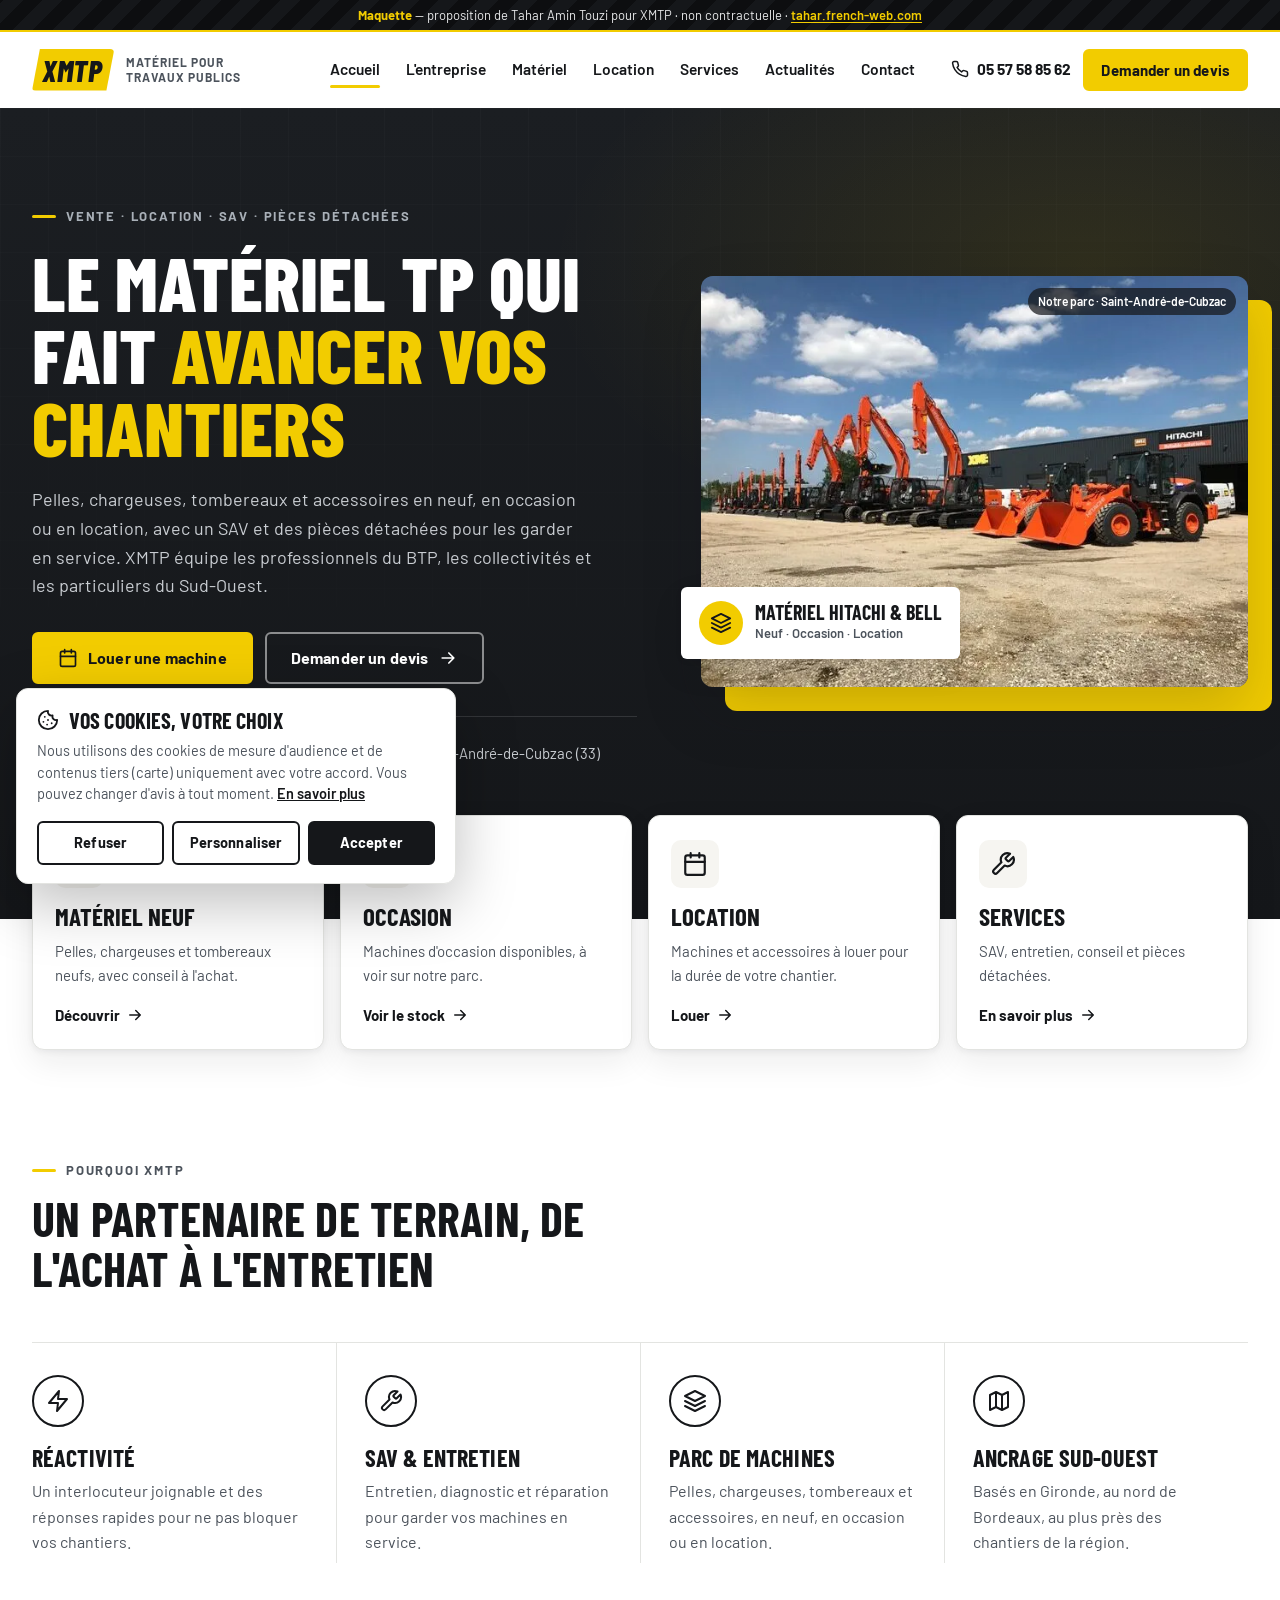
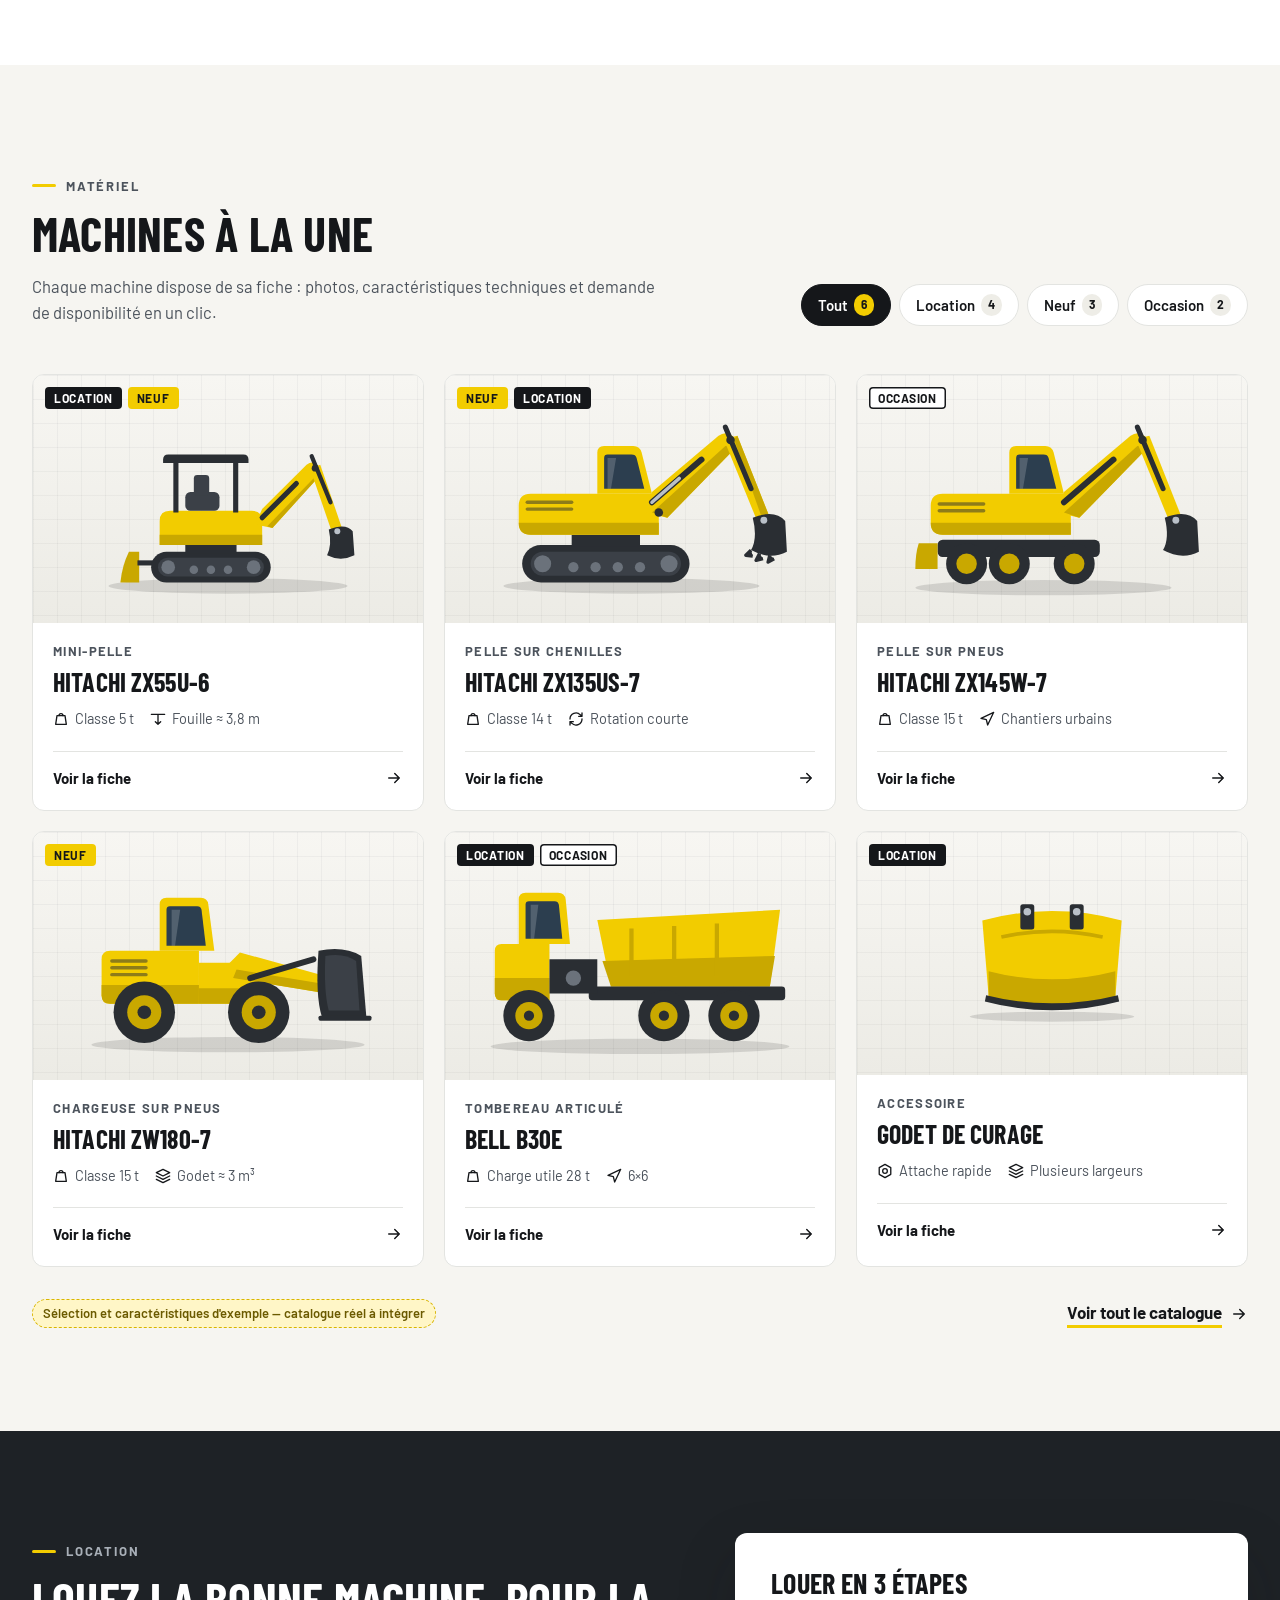
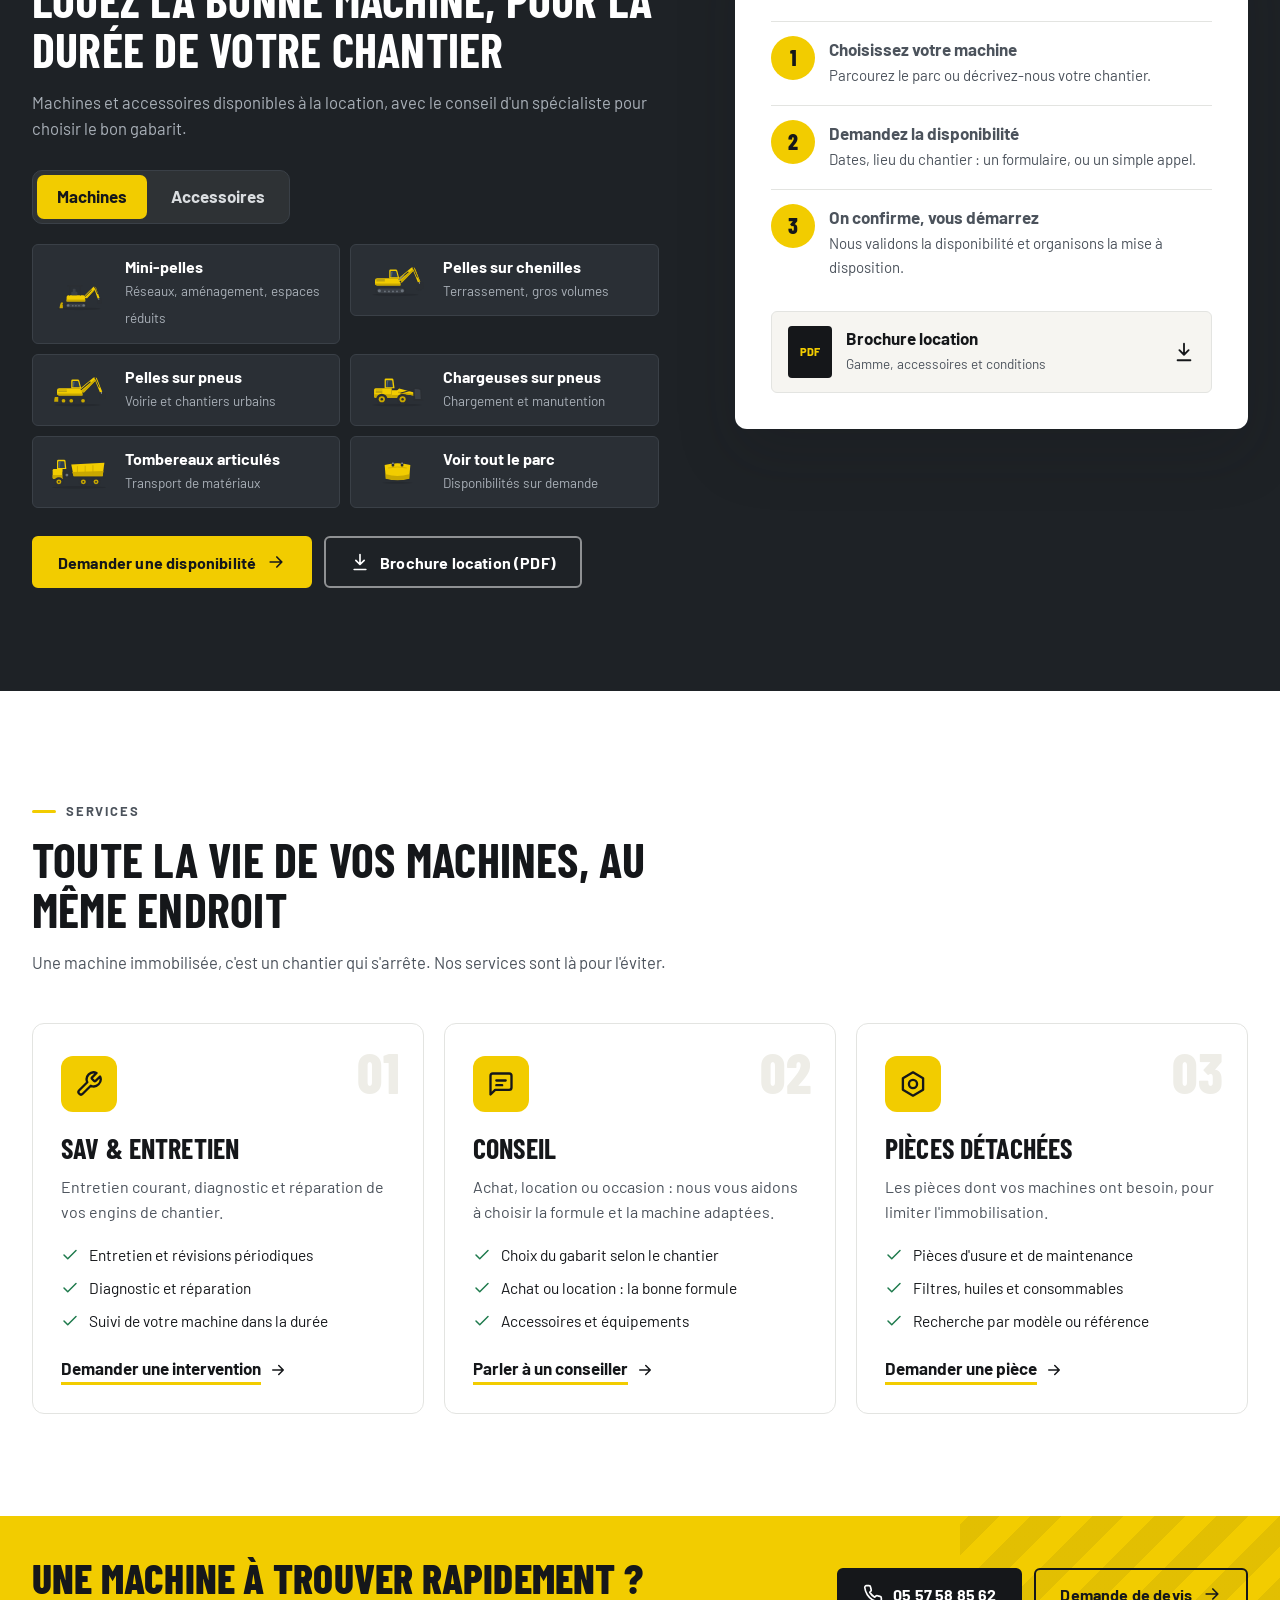
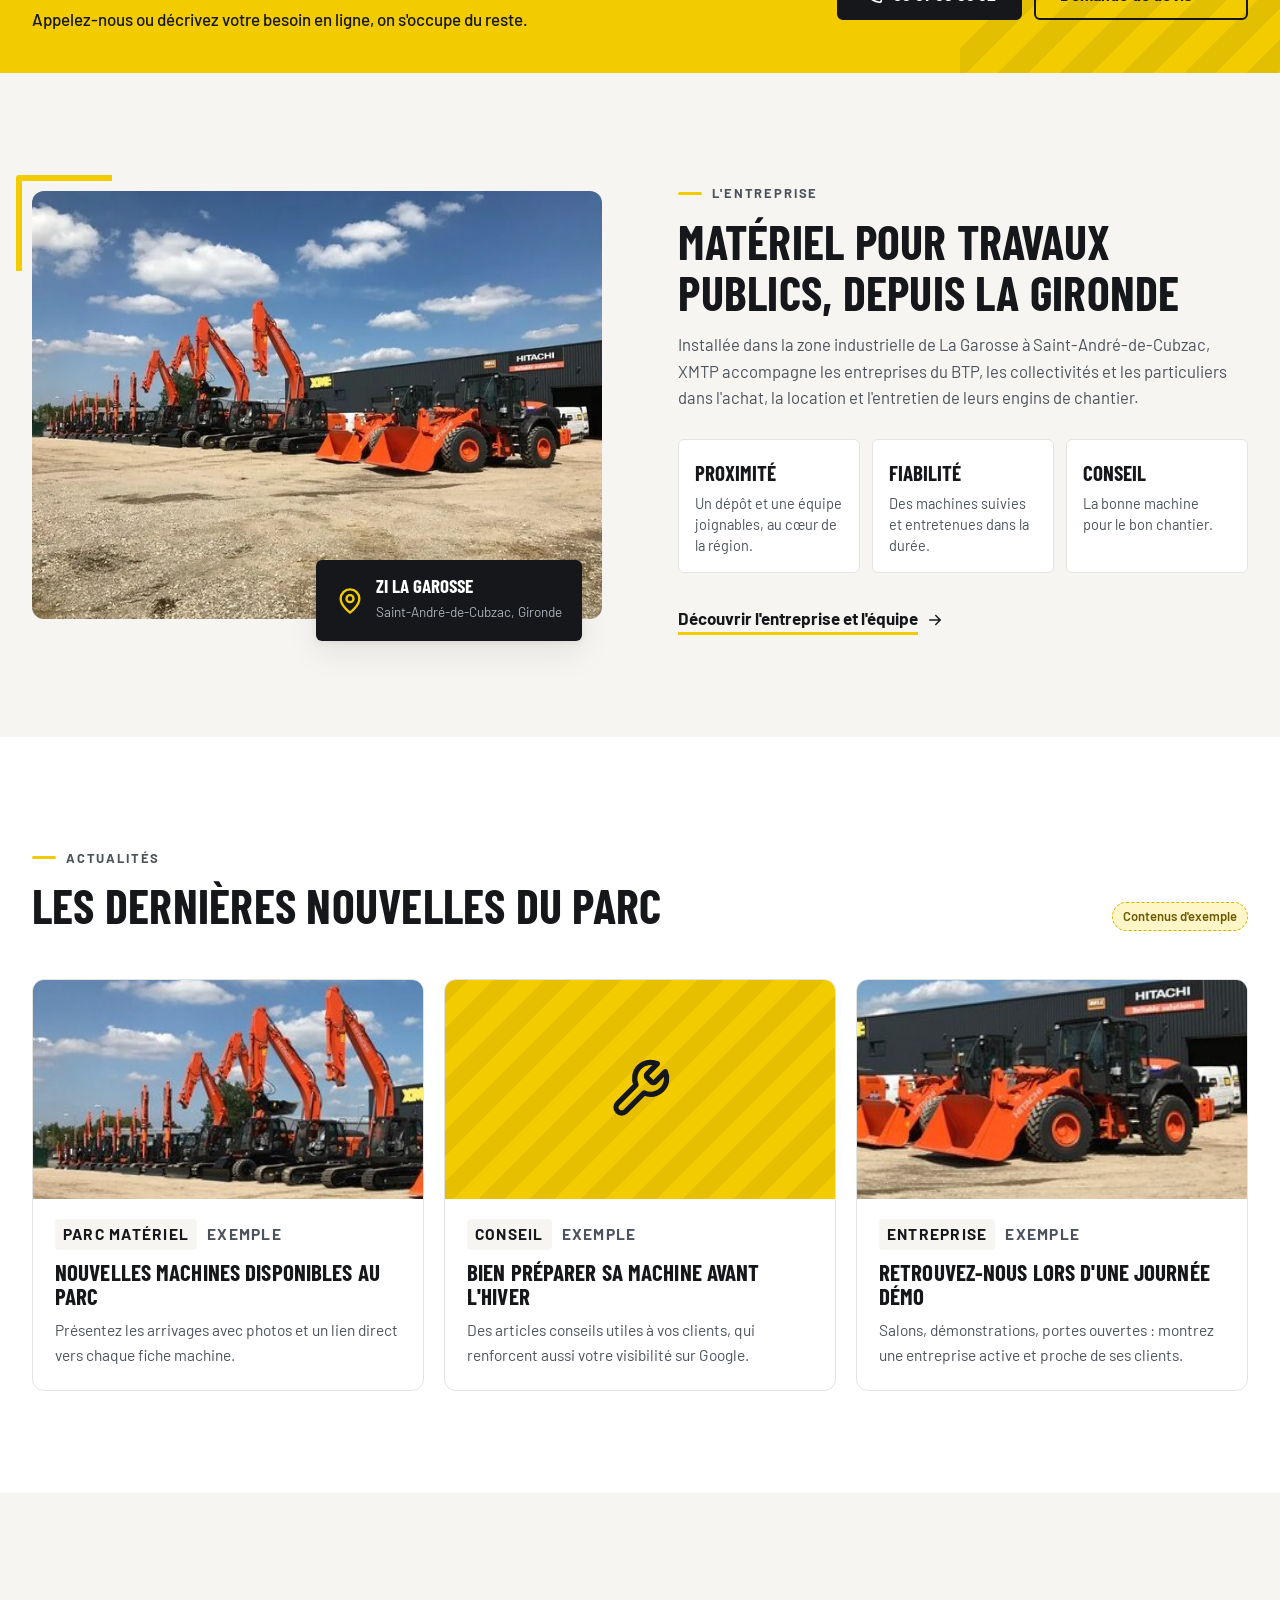
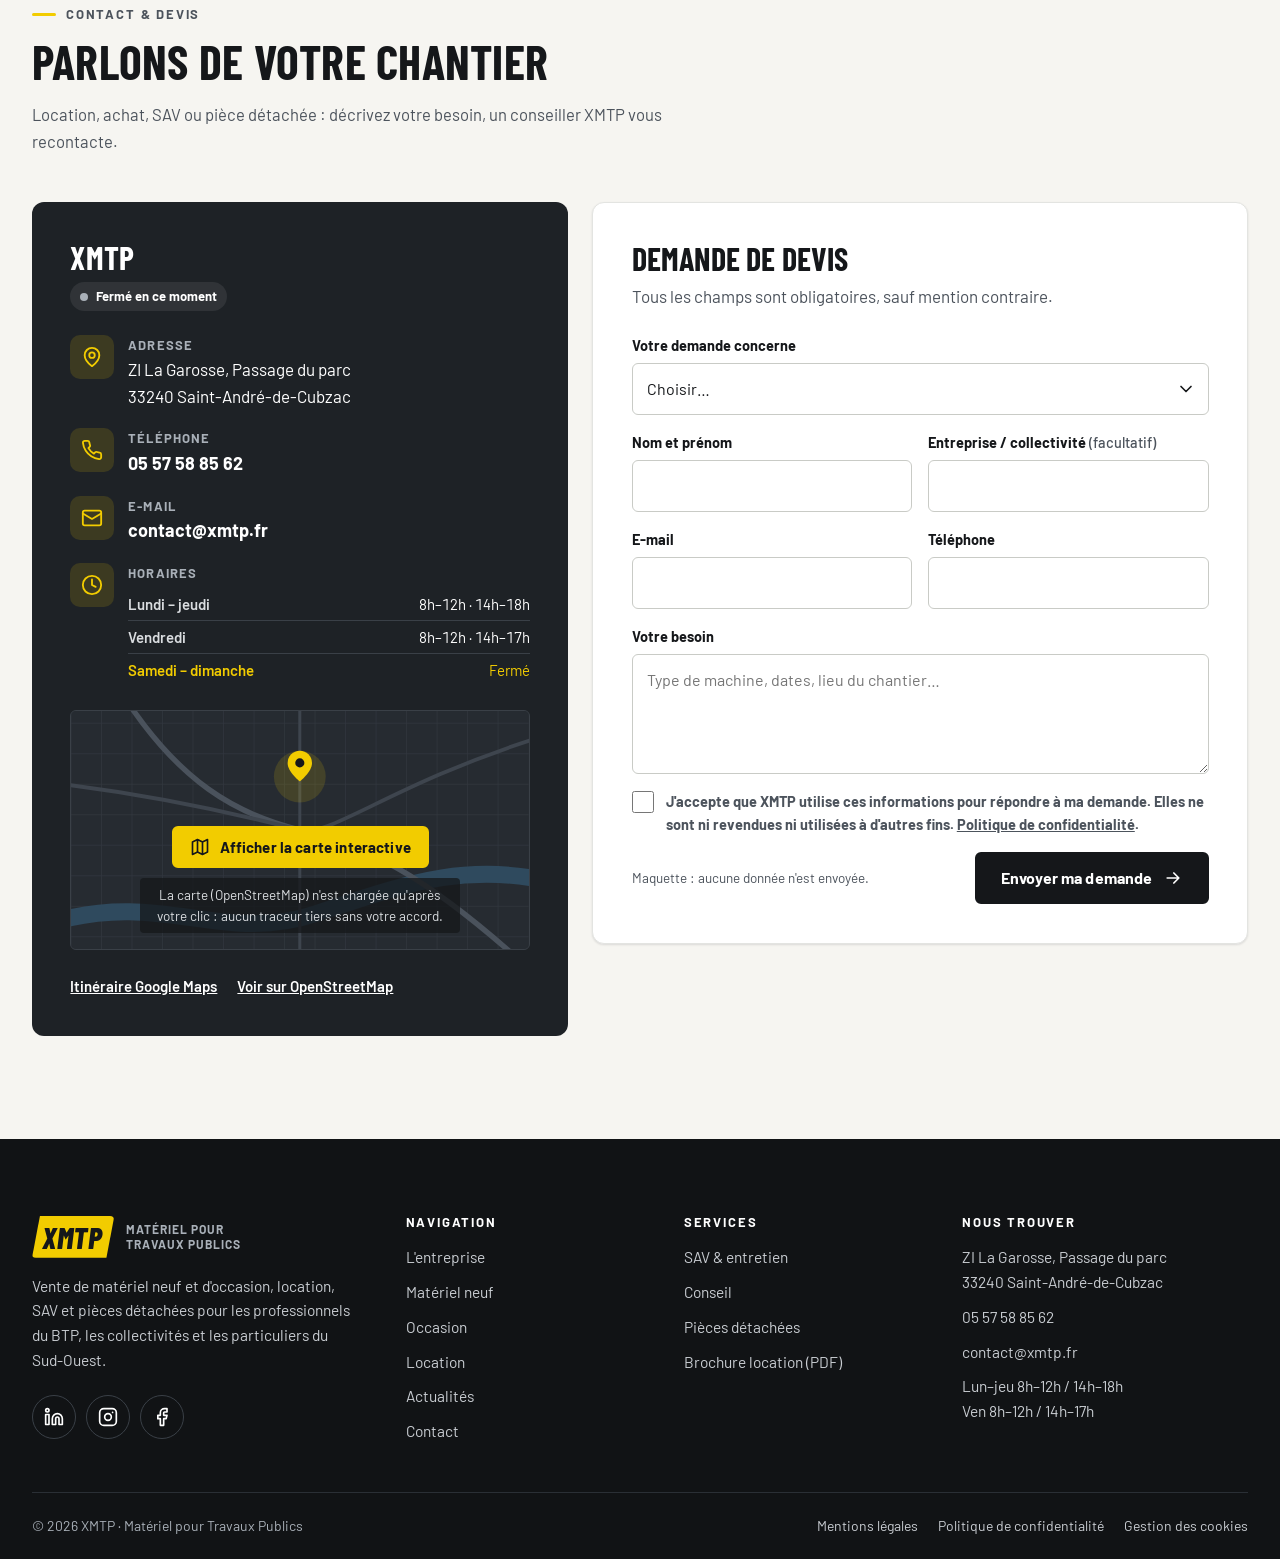
<file: index.html>
<!doctype html>
<html lang="fr">
<head>
<meta charset="utf-8">
<meta name="viewport" content="width=device-width, initial-scale=1">
<meta name="robots" content="noindex, nofollow">
<title>XMTP — Vente, location et SAV de matériel TP en Sud-Ouest | Maquette</title>
<meta name="description" content="Maquette de refonte du site XMTP : vente de matériel de travaux publics neuf et d'occasion, location de pelles, chargeuses et tombereaux, SAV et pièces détachées à Saint-André-de-Cubzac (Gironde).">
<meta name="theme-color" content="#15171A">
<link rel="icon" href="data:image/svg+xml,%3Csvg xmlns='http://www.w3.org/2000/svg' viewBox='0 0 32 32'%3E%3Crect width='32' height='32' rx='6' fill='%23F2CC00'/%3E%3Ctext x='16' y='22' font-family='Arial' font-weight='900' font-style='italic' font-size='14' text-anchor='middle' fill='%2315171A'%3EXM%3C/text%3E%3C/svg%3E">
<link rel="preconnect" href="https://fonts.googleapis.com">
<link rel="preconnect" href="https://fonts.gstatic.com" crossorigin>
<link rel="stylesheet" href="https://fonts.googleapis.com/css2?family=Barlow+Condensed:ital,wght@0,600;0,700;0,800;1,800&amp;family=Barlow:wght@400;500;600;700&amp;display=swap">
<link rel="stylesheet" href="assets/css/style.css?v=1">
</head>
<body>
<a class="skip-link" href="#contenu">Aller au contenu</a>
<svg xmlns="http://www.w3.org/2000/svg" style="display:none"><symbol id="i-phone" viewBox="0 0 24 24" fill="none" stroke="currentColor" stroke-width="2" stroke-linecap="round" stroke-linejoin="round"><path d="M22 16.92v3a2 2 0 0 1-2.18 2 19.79 19.79 0 0 1-8.63-3.07 19.5 19.5 0 0 1-6-6 19.79 19.79 0 0 1-3.07-8.67A2 2 0 0 1 4.11 2h3a2 2 0 0 1 2 1.72c.13.96.36 1.9.7 2.81a2 2 0 0 1-.45 2.11L8.09 9.91a16 16 0 0 0 6 6l1.27-1.27a2 2 0 0 1 2.11-.45c.91.34 1.85.57 2.81.7A2 2 0 0 1 22 16.92z"/></symbol><symbol id="i-mail" viewBox="0 0 24 24" fill="none" stroke="currentColor" stroke-width="2" stroke-linecap="round" stroke-linejoin="round"><rect x="2" y="4" width="20" height="16" rx="2"/><path d="m22 7-10 6L2 7"/></symbol><symbol id="i-pin" viewBox="0 0 24 24" fill="none" stroke="currentColor" stroke-width="2" stroke-linecap="round" stroke-linejoin="round"><path d="M20 10c0 6-8 12-8 12s-8-6-8-12a8 8 0 0 1 16 0Z"/><circle cx="12" cy="10" r="3"/></symbol><symbol id="i-clock" viewBox="0 0 24 24" fill="none" stroke="currentColor" stroke-width="2" stroke-linecap="round" stroke-linejoin="round"><circle cx="12" cy="12" r="10"/><path d="M12 6v6l4 2"/></symbol><symbol id="i-arrow" viewBox="0 0 24 24" fill="none" stroke="currentColor" stroke-width="2" stroke-linecap="round" stroke-linejoin="round"><path d="M5 12h14M13 6l6 6-6 6"/></symbol><symbol id="i-download" viewBox="0 0 24 24" fill="none" stroke="currentColor" stroke-width="2" stroke-linecap="round" stroke-linejoin="round"><path d="M12 3v12m0 0-5-5m5 5 5-5M5 21h14"/></symbol><symbol id="i-check" viewBox="0 0 24 24" fill="none" stroke="currentColor" stroke-width="2" stroke-linecap="round" stroke-linejoin="round"><path d="M20 6 9 17l-5-5"/></symbol><symbol id="i-menu" viewBox="0 0 24 24" fill="none" stroke="currentColor" stroke-width="2" stroke-linecap="round" stroke-linejoin="round"><path d="M4 6h16M4 12h16M4 18h16"/></symbol><symbol id="i-x" viewBox="0 0 24 24" fill="none" stroke="currentColor" stroke-width="2" stroke-linecap="round" stroke-linejoin="round"><path d="M18 6 6 18M6 6l12 12"/></symbol><symbol id="i-bolt" viewBox="0 0 24 24" fill="none" stroke="currentColor" stroke-width="2" stroke-linecap="round" stroke-linejoin="round"><path d="M13 2 3 14h9l-1 8 10-12h-9l1-8z"/></symbol><symbol id="i-wrench" viewBox="0 0 24 24" fill="none" stroke="currentColor" stroke-width="2" stroke-linecap="round" stroke-linejoin="round"><path d="M14.7 6.3a1 1 0 0 0 0 1.4l1.6 1.6a1 1 0 0 0 1.4 0l3.77-3.77a6 6 0 0 1-7.94 7.94l-6.91 6.91a2.12 2.12 0 0 1-3-3l6.91-6.91a6 6 0 0 1 7.94-7.94l-3.76 3.76z"/></symbol><symbol id="i-nut" viewBox="0 0 24 24" fill="none" stroke="currentColor" stroke-width="2" stroke-linecap="round" stroke-linejoin="round"><path d="M12 2l8.66 5v10L12 22l-8.66-5V7z"/><circle cx="12" cy="12" r="3.5"/></symbol><symbol id="i-chat" viewBox="0 0 24 24" fill="none" stroke="currentColor" stroke-width="2" stroke-linecap="round" stroke-linejoin="round"><path d="M21 15a2 2 0 0 1-2 2H7l-4 4V5a2 2 0 0 1 2-2h14a2 2 0 0 1 2 2z"/><path d="M8 9h8M8 13h5"/></symbol><symbol id="i-map" viewBox="0 0 24 24" fill="none" stroke="currentColor" stroke-width="2" stroke-linecap="round" stroke-linejoin="round"><path d="M9 3 3 6v15l6-3 6 3 6-3V3l-6 3-6-3zM9 3v15M15 6v15"/></symbol><symbol id="i-layers" viewBox="0 0 24 24" fill="none" stroke="currentColor" stroke-width="2" stroke-linecap="round" stroke-linejoin="round"><path d="m12 2 10 5-10 5L2 7l10-5zM2 17l10 5 10-5M2 12l10 5 10-5"/></symbol><symbol id="i-tag" viewBox="0 0 24 24" fill="none" stroke="currentColor" stroke-width="2" stroke-linecap="round" stroke-linejoin="round"><path d="M20.59 13.41 13.42 20.58a2 2 0 0 1-2.83 0L2 12V2h10l8.59 8.59a2 2 0 0 1 0 2.82zM7 7h.01"/></symbol><symbol id="i-cycle" viewBox="0 0 24 24" fill="none" stroke="currentColor" stroke-width="2" stroke-linecap="round" stroke-linejoin="round"><path d="M21 12a9 9 0 0 1-15.5 6.2L3 16M3 12a9 9 0 0 1 15.5-6.2L21 8M21 3v5h-5M3 21v-5h5"/></symbol><symbol id="i-calendar" viewBox="0 0 24 24" fill="none" stroke="currentColor" stroke-width="2" stroke-linecap="round" stroke-linejoin="round"><rect x="3" y="4" width="18" height="18" rx="2"/><path d="M16 2v4M8 2v4M3 10h18"/></symbol><symbol id="i-shield" viewBox="0 0 24 24" fill="none" stroke="currentColor" stroke-width="2" stroke-linecap="round" stroke-linejoin="round"><path d="M12 22s8-4 8-10V5l-8-3-8 3v7c0 6 8 10 8 10z"/><path d="m9 12 2 2 4-4"/></symbol><symbol id="i-cookie" viewBox="0 0 24 24" fill="none" stroke="currentColor" stroke-width="2" stroke-linecap="round" stroke-linejoin="round"><path d="M12 2a10 10 0 1 0 10 10 4 4 0 0 1-5-5 4 4 0 0 1-5-5"/><path d="M8.5 8.5h.01M16 15.5h.01M12 12h.01M11 17h.01M7 14h.01"/></symbol><symbol id="i-weight" viewBox="0 0 24 24" fill="none" stroke="currentColor" stroke-width="2" stroke-linecap="round" stroke-linejoin="round"><path d="M6 7h12l2 13H4L6 7z"/><path d="M9 7a3 3 0 0 1 6 0"/></symbol><symbol id="i-gauge" viewBox="0 0 24 24" fill="none" stroke="currentColor" stroke-width="2" stroke-linecap="round" stroke-linejoin="round"><path d="m12 14 4-4"/><path d="M3.34 19a10 10 0 1 1 17.32 0"/></symbol><symbol id="i-depth" viewBox="0 0 24 24" fill="none" stroke="currentColor" stroke-width="2" stroke-linecap="round" stroke-linejoin="round"><path d="M2 5h20M12 5v15m-4-4 4 4 4-4"/></symbol><symbol id="i-camera" viewBox="0 0 24 24" fill="none" stroke="currentColor" stroke-width="2" stroke-linecap="round" stroke-linejoin="round"><path d="M23 19a2 2 0 0 1-2 2H3a2 2 0 0 1-2-2V8a2 2 0 0 1 2-2h4l2-3h6l2 3h4a2 2 0 0 1 2 2z"/><circle cx="12" cy="13" r="4"/></symbol><symbol id="i-route" viewBox="0 0 24 24" fill="none" stroke="currentColor" stroke-width="2" stroke-linecap="round" stroke-linejoin="round"><path d="M3 11l19-9-9 19-2-8-8-2z"/></symbol><symbol id="i-users" viewBox="0 0 24 24" fill="none" stroke="currentColor" stroke-width="2" stroke-linecap="round" stroke-linejoin="round"><path d="M17 21v-2a4 4 0 0 0-4-4H5a4 4 0 0 0-4 4v2"/><circle cx="9" cy="7" r="4"/><path d="M23 21v-2a4 4 0 0 0-3-3.87M16 3.13a4 4 0 0 1 0 7.75"/></symbol><symbol id="i-doc" viewBox="0 0 24 24" fill="none" stroke="currentColor" stroke-width="2" stroke-linecap="round" stroke-linejoin="round"><path d="M14 2H6a2 2 0 0 0-2 2v16a2 2 0 0 0 2 2h12a2 2 0 0 0 2-2V8z"/><path d="M14 2v6h6M8 13h8M8 17h5"/></symbol><symbol id="i-linkedin" viewBox="0 0 24 24" fill="none" stroke="currentColor" stroke-width="2" stroke-linecap="round" stroke-linejoin="round"><path d="M16 8a6 6 0 0 1 6 6v7h-4v-7a2 2 0 0 0-4 0v7h-4v-7a6 6 0 0 1 6-6z"/><rect x="2" y="9" width="4" height="12"/><circle cx="4" cy="4" r="2"/></symbol><symbol id="i-instagram" viewBox="0 0 24 24" fill="none" stroke="currentColor" stroke-width="2" stroke-linecap="round" stroke-linejoin="round"><rect x="2" y="2" width="20" height="20" rx="5"/><circle cx="12" cy="12" r="4"/><path d="M17.5 6.5h.01"/></symbol><symbol id="i-facebook" viewBox="0 0 24 24" fill="none" stroke="currentColor" stroke-width="2" stroke-linecap="round" stroke-linejoin="round"><path d="M18 2h-3a5 5 0 0 0-5 5v3H7v4h3v8h4v-8h3l1-4h-4V7a1 1 0 0 1 1-1h3z"/></symbol></svg>
<div class="mock-banner" role="note"><span><strong>Maquette</strong> — proposition de Tahar Amin Touzi pour XMTP · non contractuelle · <a href="https://tahar.french-web.com" target="_blank" rel="noopener">tahar.french-web.com</a></span></div>
<header class="site-header">
  <div class="container site-header__inner">
    <a class="brand" href="index.html" aria-label="XMTP — accueil">
      <span class="brand__mark">XMTP</span>
      <span class="brand__text">Matériel pour<br>Travaux Publics</span>
    </a>
    <button class="nav-toggle" type="button" aria-expanded="false" aria-controls="nav">
      <svg class="icon-menu" aria-hidden="true" focusable="false"><use href="#i-menu"/></svg><svg class="icon-close" aria-hidden="true" focusable="false"><use href="#i-x"/></svg><span class="nav-toggle__label">Menu</span>
    </button>
    <nav class="nav" id="nav" aria-label="Navigation principale">
      <ul class="nav__list"><li><a class="nav__link" href="#top" aria-current="page">Accueil</a></li><li><a class="nav__link" href="#entreprise">L'entreprise</a></li><li><a class="nav__link" href="#materiel">Matériel</a></li><li><a class="nav__link" href="#location">Location</a></li><li><a class="nav__link" href="#services">Services</a></li><li><a class="nav__link" href="#actualites">Actualités</a></li><li><a class="nav__link" href="#contact">Contact</a></li></ul>
      <div class="nav__cta mobile-only">
        <a class="btn" href="#contact">Demander un devis <svg aria-hidden="true" focusable="false"><use href="#i-arrow"/></svg></a>
        <a class="btn btn--outline" href="tel:+33557588562"><svg aria-hidden="true" focusable="false"><use href="#i-phone"/></svg> 05&nbsp;57&nbsp;58&nbsp;85&nbsp;62</a>
      </div>
    </nav>
    <div class="header-actions">
      <a class="header-phone" href="tel:+33557588562" aria-label="Appeler XMTP au 05&nbsp;57&nbsp;58&nbsp;85&nbsp;62"><svg aria-hidden="true" focusable="false"><use href="#i-phone"/></svg><span>05&nbsp;57&nbsp;58&nbsp;85&nbsp;62</span></a>
      <a class="btn btn--sm" href="#contact">Demander un devis</a>
    </div>
  </div>
</header>

<main id="contenu">
<!-- HERO -->
<section class="hero" id="top" aria-labelledby="hero-title">
  <div class="container hero__grid">
    <div>
      <p class="eyebrow">Vente · Location · SAV · Pièces détachées</p>
      <h1 class="hero__title" id="hero-title">Le matériel TP qui fait <em>avancer vos chantiers</em></h1>
      <p class="hero__text">Pelles, chargeuses, tombereaux et accessoires en neuf, en occasion ou en location, avec un SAV et des pièces détachées pour les garder en service. XMTP équipe les professionnels du BTP, les collectivités et les particuliers du Sud-Ouest.</p>
      <div class="hero__ctas">
        <a class="btn" href="#location"><svg aria-hidden="true" focusable="false"><use href="#i-calendar"/></svg> Louer une machine</a>
        <a class="btn btn--ghost-light" href="#contact">Demander un devis <svg aria-hidden="true" focusable="false"><use href="#i-arrow"/></svg></a>
      </div>
      <div class="hero__meta">
        <span class="hero__meta-item"><svg aria-hidden="true" focusable="false"><use href="#i-phone"/></svg><a href="tel:+33557588562">05&nbsp;57&nbsp;58&nbsp;85&nbsp;62</a></span>
        <span class="hero__meta-item"><svg aria-hidden="true" focusable="false"><use href="#i-clock"/></svg>Lun–ven · 8h–12h / 14h–18h</span>
        <span class="hero__meta-item"><svg aria-hidden="true" focusable="false"><use href="#i-pin"/></svg>Saint-André-de-Cubzac (33)</span>
      </div>
    </div>
    <div class="hero__media">
      <div class="hero__photo">
        <picture>
          <source srcset="assets/img/parc-xmtp.webp" type="image/webp">
          <img src="assets/img/parc-xmtp.jpg" alt="Le parc XMTP : alignement de pelles sur chenilles et de chargeuses sur pneus Hitachi devant le bâtiment de l'entreprise" width="640" height="480" fetchpriority="high">
        </picture>
        <span class="hero__caption">Notre parc · Saint-André-de-Cubzac</span>
      </div>
      <div class="hero__badge">
        <span class="hero__badge-icon"><svg aria-hidden="true" focusable="false"><use href="#i-layers"/></svg></span>
        <span><strong>Matériel Hitachi &amp; Bell</strong><small>Neuf · Occasion · Location</small></span>
      </div>
    </div>
  </div>
</section>

<!-- ACCÈS RAPIDES -->
<nav class="quick" aria-label="Accès rapides">
  <div class="container quick__grid">
    <a class="quick-card" href="#materiel" data-set-filter="neuf">
      <span class="quick-card__icon"><svg aria-hidden="true" focusable="false"><use href="#i-tag"/></svg></span>
      <span class="quick-card__title">Matériel neuf</span>
      <span class="quick-card__text">Pelles, chargeuses et tombereaux neufs, avec conseil à l'achat.</span>
      <span class="quick-card__go">Découvrir <svg aria-hidden="true" focusable="false"><use href="#i-arrow"/></svg></span>
    </a>
    <a class="quick-card" href="#materiel" data-set-filter="occasion">
      <span class="quick-card__icon"><svg aria-hidden="true" focusable="false"><use href="#i-cycle"/></svg></span>
      <span class="quick-card__title">Occasion</span>
      <span class="quick-card__text">Machines d'occasion disponibles, à voir sur notre parc.</span>
      <span class="quick-card__go">Voir le stock <svg aria-hidden="true" focusable="false"><use href="#i-arrow"/></svg></span>
    </a>
    <a class="quick-card" href="#location">
      <span class="quick-card__icon"><svg aria-hidden="true" focusable="false"><use href="#i-calendar"/></svg></span>
      <span class="quick-card__title">Location</span>
      <span class="quick-card__text">Machines et accessoires à louer pour la durée de votre chantier.</span>
      <span class="quick-card__go">Louer <svg aria-hidden="true" focusable="false"><use href="#i-arrow"/></svg></span>
    </a>
    <a class="quick-card" href="#services">
      <span class="quick-card__icon"><svg aria-hidden="true" focusable="false"><use href="#i-wrench"/></svg></span>
      <span class="quick-card__title">Services</span>
      <span class="quick-card__text">SAV, entretien, conseil et pièces détachées.</span>
      <span class="quick-card__go">En savoir plus <svg aria-hidden="true" focusable="false"><use href="#i-arrow"/></svg></span>
    </a>
  </div>
</nav>

<!-- ATOUTS -->
<section class="section" aria-labelledby="atouts-title">
  <div class="container">
    <div class="section-head">
      <div class="section-head__text">
        <p class="eyebrow">Pourquoi XMTP</p>
        <h2 class="h2" id="atouts-title">Un partenaire de terrain, de l'achat à l'entretien</h2>
      </div>
    </div>
    <div class="strengths">
      <div class="strength"><span class="strength__icon"><svg aria-hidden="true" focusable="false"><use href="#i-bolt"/></svg></span><h3>Réactivité</h3><p>Un interlocuteur joignable et des réponses rapides pour ne pas bloquer vos chantiers.</p></div>
      <div class="strength"><span class="strength__icon"><svg aria-hidden="true" focusable="false"><use href="#i-wrench"/></svg></span><h3>SAV &amp; entretien</h3><p>Entretien, diagnostic et réparation pour garder vos machines en service.</p></div>
      <div class="strength"><span class="strength__icon"><svg aria-hidden="true" focusable="false"><use href="#i-layers"/></svg></span><h3>Parc de machines</h3><p>Pelles, chargeuses, tombereaux et accessoires, en neuf, en occasion ou en location.</p></div>
      <div class="strength"><span class="strength__icon"><svg aria-hidden="true" focusable="false"><use href="#i-map"/></svg></span><h3>Ancrage Sud-Ouest</h3><p>Basés en Gironde, au nord de Bordeaux, au plus près des chantiers de la région.</p></div>
    </div>
  </div>
</section>

<!-- MATÉRIEL -->
<section class="section section--soft" id="materiel" aria-labelledby="materiel-title">
  <div class="container">
    <div class="section-head">
      <div class="section-head__text">
        <p class="eyebrow">Matériel</p>
        <h2 class="h2" id="materiel-title">Machines à la une</h2>
        <p class="lead">Chaque machine dispose de sa fiche : photos, caractéristiques techniques et demande de disponibilité en un clic.</p>
      </div>
      <div class="filters" role="group" aria-label="Filtrer les machines">
        <button class="chip" type="button" data-filter="tout" aria-pressed="true">Tout <span class="chip__count"></span></button>
        <button class="chip" type="button" data-filter="location" aria-pressed="false">Location <span class="chip__count"></span></button>
        <button class="chip" type="button" data-filter="neuf" aria-pressed="false">Neuf <span class="chip__count"></span></button>
        <button class="chip" type="button" data-filter="occasion" aria-pressed="false">Occasion <span class="chip__count"></span></button>
      </div>
    </div>
    <div class="machines machines--scroll">
<article class="machine-card" data-tags="location neuf">
  <div class="machine-card__media"><img src="assets/img/machines/mini-pelle.svg" alt="" width="400" height="260" loading="lazy"><div class="machine-card__badges"><span class="badge badge--rent">Location</span><span class="badge badge--new">Neuf</span></div></div>
  <div class="machine-card__body">
    <p class="machine-card__cat">Mini-pelle</p>
    <h3 class="machine-card__name"><a href="machine.html">Hitachi ZX55U-6</a></h3>
    <ul class="machine-card__specs"><li><svg aria-hidden="true" focusable="false"><use href="#i-weight"/></svg>Classe 5 t</li><li><svg aria-hidden="true" focusable="false"><use href="#i-depth"/></svg>Fouille ≈ 3,8 m</li></ul>
    <div class="machine-card__foot"><span>Voir la fiche</span><svg aria-hidden="true" focusable="false"><use href="#i-arrow"/></svg></div>
  </div>
</article>
<article class="machine-card" data-tags="neuf location">
  <div class="machine-card__media"><img src="assets/img/machines/pelle.svg" alt="" width="400" height="260" loading="lazy"><div class="machine-card__badges"><span class="badge badge--new">Neuf</span><span class="badge badge--rent">Location</span></div></div>
  <div class="machine-card__body">
    <p class="machine-card__cat">Pelle sur chenilles</p>
    <h3 class="machine-card__name"><a href="machine.html">Hitachi ZX135US-7</a></h3>
    <ul class="machine-card__specs"><li><svg aria-hidden="true" focusable="false"><use href="#i-weight"/></svg>Classe 14 t</li><li><svg aria-hidden="true" focusable="false"><use href="#i-cycle"/></svg>Rotation courte</li></ul>
    <div class="machine-card__foot"><span>Voir la fiche</span><svg aria-hidden="true" focusable="false"><use href="#i-arrow"/></svg></div>
  </div>
</article>
<article class="machine-card" data-tags="occasion">
  <div class="machine-card__media"><img src="assets/img/machines/pelle-pneus.svg" alt="" width="400" height="260" loading="lazy"><div class="machine-card__badges"><span class="badge badge--used">Occasion</span></div></div>
  <div class="machine-card__body">
    <p class="machine-card__cat">Pelle sur pneus</p>
    <h3 class="machine-card__name"><a href="machine.html">Hitachi ZX145W-7</a></h3>
    <ul class="machine-card__specs"><li><svg aria-hidden="true" focusable="false"><use href="#i-weight"/></svg>Classe 15 t</li><li><svg aria-hidden="true" focusable="false"><use href="#i-route"/></svg>Chantiers urbains</li></ul>
    <div class="machine-card__foot"><span>Voir la fiche</span><svg aria-hidden="true" focusable="false"><use href="#i-arrow"/></svg></div>
  </div>
</article>
<article class="machine-card" data-tags="neuf">
  <div class="machine-card__media"><img src="assets/img/machines/chargeuse.svg" alt="" width="400" height="260" loading="lazy"><div class="machine-card__badges"><span class="badge badge--new">Neuf</span></div></div>
  <div class="machine-card__body">
    <p class="machine-card__cat">Chargeuse sur pneus</p>
    <h3 class="machine-card__name"><a href="machine.html">Hitachi ZW180-7</a></h3>
    <ul class="machine-card__specs"><li><svg aria-hidden="true" focusable="false"><use href="#i-weight"/></svg>Classe 15 t</li><li><svg aria-hidden="true" focusable="false"><use href="#i-layers"/></svg>Godet ≈ 3 m³</li></ul>
    <div class="machine-card__foot"><span>Voir la fiche</span><svg aria-hidden="true" focusable="false"><use href="#i-arrow"/></svg></div>
  </div>
</article>
<article class="machine-card" data-tags="location occasion">
  <div class="machine-card__media"><img src="assets/img/machines/tombereau.svg" alt="" width="400" height="260" loading="lazy"><div class="machine-card__badges"><span class="badge badge--rent">Location</span><span class="badge badge--used">Occasion</span></div></div>
  <div class="machine-card__body">
    <p class="machine-card__cat">Tombereau articulé</p>
    <h3 class="machine-card__name"><a href="machine.html">Bell B30E</a></h3>
    <ul class="machine-card__specs"><li><svg aria-hidden="true" focusable="false"><use href="#i-weight"/></svg>Charge utile 28 t</li><li><svg aria-hidden="true" focusable="false"><use href="#i-route"/></svg>6×6</li></ul>
    <div class="machine-card__foot"><span>Voir la fiche</span><svg aria-hidden="true" focusable="false"><use href="#i-arrow"/></svg></div>
  </div>
</article>
<article class="machine-card" data-tags="location">
  <div class="machine-card__media"><img src="assets/img/machines/godet.svg" alt="" width="400" height="260" loading="lazy"><div class="machine-card__badges"><span class="badge badge--rent">Location</span></div></div>
  <div class="machine-card__body">
    <p class="machine-card__cat">Accessoire</p>
    <h3 class="machine-card__name"><a href="machine.html">Godet de curage</a></h3>
    <ul class="machine-card__specs"><li><svg aria-hidden="true" focusable="false"><use href="#i-nut"/></svg>Attache rapide</li><li><svg aria-hidden="true" focusable="false"><use href="#i-layers"/></svg>Plusieurs largeurs</li></ul>
    <div class="machine-card__foot"><span>Voir la fiche</span><svg aria-hidden="true" focusable="false"><use href="#i-arrow"/></svg></div>
  </div>
</article>
    </div>
    <div class="machines-foot">
      <span class="example-note">Sélection et caractéristiques d'exemple — catalogue réel à intégrer</span>
      <a class="link-arrow" href="#" data-soon="Le catalogue complet (environ 30 machines) sera intégré au site final."><span>Voir tout le catalogue</span><svg aria-hidden="true" focusable="false"><use href="#i-arrow"/></svg></a>
    </div>
  </div>
</section>

<!-- LOCATION -->
<section class="section section--dark" id="location" aria-labelledby="location-title">
  <div class="container rent">
    <div>
      <p class="eyebrow">Location</p>
      <h2 class="h2" id="location-title">Louez la bonne machine, pour la durée de votre chantier</h2>
      <p class="lead">Machines et accessoires disponibles à la location, avec le conseil d'un spécialiste pour choisir le bon gabarit.</p>
      <div class="tabs">
        <div class="tabs__list" role="tablist" aria-label="Catalogue location">
          <button class="tabs__tab" role="tab" id="tab-machines" aria-controls="panel-machines" aria-selected="true">Machines</button>
          <button class="tabs__tab" role="tab" id="tab-accessoires" aria-controls="panel-accessoires" aria-selected="false" tabindex="-1">Accessoires</button>
        </div>
        <div class="tabs__panel" role="tabpanel" id="panel-machines" aria-labelledby="tab-machines"><ul class="rent-list"><li><a class="rent-item" href="machine.html"><img src="assets/img/machines/mini-pelle.svg" alt="" width="64" height="40" loading="lazy"><span><strong>Mini-pelles</strong><small>Réseaux, aménagement, espaces réduits</small></span></a></li><li><a class="rent-item" href="machine.html"><img src="assets/img/machines/pelle.svg" alt="" width="64" height="40" loading="lazy"><span><strong>Pelles sur chenilles</strong><small>Terrassement, gros volumes</small></span></a></li><li><a class="rent-item" href="machine.html"><img src="assets/img/machines/pelle-pneus.svg" alt="" width="64" height="40" loading="lazy"><span><strong>Pelles sur pneus</strong><small>Voirie et chantiers urbains</small></span></a></li><li><a class="rent-item" href="machine.html"><img src="assets/img/machines/chargeuse.svg" alt="" width="64" height="40" loading="lazy"><span><strong>Chargeuses sur pneus</strong><small>Chargement et manutention</small></span></a></li><li><a class="rent-item" href="machine.html"><img src="assets/img/machines/tombereau.svg" alt="" width="64" height="40" loading="lazy"><span><strong>Tombereaux articulés</strong><small>Transport de matériaux</small></span></a></li><li><a class="rent-item" href="machine.html"><img src="assets/img/machines/godet.svg" alt="" width="64" height="40" loading="lazy"><span><strong>Voir tout le parc</strong><small>Disponibilités sur demande</small></span></a></li></ul></div>
        <div class="tabs__panel" role="tabpanel" id="panel-accessoires" aria-labelledby="tab-accessoires" hidden><ul class="rent-list"><li><a class="rent-item" href="machine.html"><img src="assets/img/machines/godet.svg" alt="" width="64" height="40" loading="lazy"><span><strong>Godets de terrassement</strong><small>Plusieurs largeurs</small></span></a></li><li><a class="rent-item" href="machine.html"><img src="assets/img/machines/godet.svg" alt="" width="64" height="40" loading="lazy"><span><strong>Godets de curage</strong><small>Fossés et talus</small></span></a></li><li><a class="rent-item" href="machine.html"><span style="width:64px;height:40px;display:grid;place-items:center;color:#F2CC00;flex:none"><svg aria-hidden="true" focusable="false"><use href="#i-nut"/></svg></span><span><strong>Brise-roche hydraulique</strong><small>Démolition, roche</small></span></a></li><li><a class="rent-item" href="machine.html"><span style="width:64px;height:40px;display:grid;place-items:center;color:#F2CC00;flex:none"><svg aria-hidden="true" focusable="false"><use href="#i-nut"/></svg></span><span><strong>Attaches rapides</strong><small>Changement d'outil rapide</small></span></a></li><li><a class="rent-item" href="machine.html"><span style="width:64px;height:40px;display:grid;place-items:center;color:#F2CC00;flex:none"><svg aria-hidden="true" focusable="false"><use href="#i-nut"/></svg></span><span><strong>Pinces de tri</strong><small>Démolition et tri</small></span></a></li><li><a class="rent-item" href="machine.html"><span style="width:64px;height:40px;display:grid;place-items:center;color:#F2CC00;flex:none"><svg aria-hidden="true" focusable="false"><use href="#i-nut"/></svg></span><span><strong>Fourches</strong><small>Pour chargeuses</small></span></a></li></ul></div>
      </div>
      <div class="rent-cta">
        <a class="btn" href="#contact">Demander une disponibilité <svg aria-hidden="true" focusable="false"><use href="#i-arrow"/></svg></a>
        <a class="btn btn--ghost-light" href="#" data-soon="La brochure PDF sera fournie par XMTP."><svg aria-hidden="true" focusable="false"><use href="#i-download"/></svg> Brochure location (PDF)</a>
      </div>
    </div>
    <div class="steps">
      <h3>Louer en 3 étapes</h3>
      <ol>
        <li><span><strong>Choisissez votre machine</strong><span>Parcourez le parc ou décrivez-nous votre chantier.</span></span></li>
        <li><span><strong>Demandez la disponibilité</strong><span>Dates, lieu du chantier : un formulaire, ou un simple appel.</span></span></li>
        <li><span><strong>On confirme, vous démarrez</strong><span>Nous validons la disponibilité et organisons la mise à disposition.</span></span></li>
      </ol>
      <a class="brochure" href="#" data-soon="La brochure PDF sera fournie par XMTP.">
        <span class="brochure__icon">PDF</span>
        <span><strong>Brochure location</strong><small>Gamme, accessoires et conditions</small></span>
        <svg aria-hidden="true" focusable="false"><use href="#i-download"/></svg>
      </a>
    </div>
  </div>
</section>

<!-- SERVICES -->
<section class="section" id="services" aria-labelledby="services-title">
  <div class="container">
    <div class="section-head">
      <div class="section-head__text">
        <p class="eyebrow">Services</p>
        <h2 class="h2" id="services-title">Toute la vie de vos machines, au même endroit</h2>
        <p class="lead">Une machine immobilisée, c'est un chantier qui s'arrête. Nos services sont là pour l'éviter.</p>
      </div>
    </div>
    <div class="services">
      <article class="service">
        <span class="service__num" aria-hidden="true">01</span>
        <span class="service__icon"><svg aria-hidden="true" focusable="false"><use href="#i-wrench"/></svg></span>
        <h3>SAV &amp; entretien</h3>
        <p>Entretien courant, diagnostic et réparation de vos engins de chantier.</p>
        <ul><li><svg aria-hidden="true" focusable="false"><use href="#i-check"/></svg>Entretien et révisions périodiques</li><li><svg aria-hidden="true" focusable="false"><use href="#i-check"/></svg>Diagnostic et réparation</li><li><svg aria-hidden="true" focusable="false"><use href="#i-check"/></svg>Suivi de votre machine dans la durée</li></ul>
        <a class="link-arrow" href="#contact" data-preset="sav"><span>Demander une intervention</span><svg aria-hidden="true" focusable="false"><use href="#i-arrow"/></svg></a>
      </article>
      <article class="service">
        <span class="service__num" aria-hidden="true">02</span>
        <span class="service__icon"><svg aria-hidden="true" focusable="false"><use href="#i-chat"/></svg></span>
        <h3>Conseil</h3>
        <p>Achat, location ou occasion : nous vous aidons à choisir la formule et la machine adaptées.</p>
        <ul><li><svg aria-hidden="true" focusable="false"><use href="#i-check"/></svg>Choix du gabarit selon le chantier</li><li><svg aria-hidden="true" focusable="false"><use href="#i-check"/></svg>Achat ou location : la bonne formule</li><li><svg aria-hidden="true" focusable="false"><use href="#i-check"/></svg>Accessoires et équipements</li></ul>
        <a class="link-arrow" href="#contact" data-preset="conseil"><span>Parler à un conseiller</span><svg aria-hidden="true" focusable="false"><use href="#i-arrow"/></svg></a>
      </article>
      <article class="service">
        <span class="service__num" aria-hidden="true">03</span>
        <span class="service__icon"><svg aria-hidden="true" focusable="false"><use href="#i-nut"/></svg></span>
        <h3>Pièces détachées</h3>
        <p>Les pièces dont vos machines ont besoin, pour limiter l'immobilisation.</p>
        <ul><li><svg aria-hidden="true" focusable="false"><use href="#i-check"/></svg>Pièces d'usure et de maintenance</li><li><svg aria-hidden="true" focusable="false"><use href="#i-check"/></svg>Filtres, huiles et consommables</li><li><svg aria-hidden="true" focusable="false"><use href="#i-check"/></svg>Recherche par modèle ou référence</li></ul>
        <a class="link-arrow" href="#contact" data-preset="pieces"><span>Demander une pièce</span><svg aria-hidden="true" focusable="false"><use href="#i-arrow"/></svg></a>
      </article>
    </div>
  </div>
</section>

<!-- BANDEAU CTA -->
<section class="cta-band" aria-label="Besoin urgent">
  <div class="container cta-band__inner">
    <div>
      <h2>Une machine à trouver rapidement&nbsp;?</h2>
      <p>Appelez-nous ou décrivez votre besoin en ligne, on s'occupe du reste.</p>
    </div>
    <div class="cta-band__actions">
      <a class="btn btn--dark" href="tel:+33557588562"><svg aria-hidden="true" focusable="false"><use href="#i-phone"/></svg> 05&nbsp;57&nbsp;58&nbsp;85&nbsp;62</a>
      <a class="btn btn--outline" href="#contact">Demande de devis <svg aria-hidden="true" focusable="false"><use href="#i-arrow"/></svg></a>
    </div>
  </div>
</section>

<!-- ENTREPRISE -->
<section class="section section--soft" id="entreprise" aria-labelledby="entreprise-title">
  <div class="container about">
    <div class="about__media">
      <picture>
        <source srcset="assets/img/parc-xmtp.webp" type="image/webp">
        <img src="assets/img/parc-xmtp.jpg" alt="Façade du bâtiment XMTP et machines exposées sur le parc" width="640" height="480" loading="lazy">
      </picture>
      <div class="about__stamp"><svg aria-hidden="true" focusable="false"><use href="#i-pin"/></svg><span><strong>ZI La Garosse</strong><small>Saint-André-de-Cubzac, Gironde</small></span></div>
    </div>
    <div class="about__text">
      <p class="eyebrow">L'entreprise</p>
      <h2 class="h2" id="entreprise-title">Matériel pour travaux publics, depuis la Gironde</h2>
      <p class="lead">Installée dans la zone industrielle de La Garosse à Saint-André-de-Cubzac, XMTP accompagne les entreprises du BTP, les collectivités et les particuliers dans l'achat, la location et l'entretien de leurs engins de chantier.</p>
      <div class="values">
        <div class="value"><strong>Proximité</strong><span>Un dépôt et une équipe joignables, au cœur de la région.</span></div>
        <div class="value"><strong>Fiabilité</strong><span>Des machines suivies et entretenues dans la durée.</span></div>
        <div class="value"><strong>Conseil</strong><span>La bonne machine pour le bon chantier.</span></div>
      </div>
      <a class="link-arrow" href="#" data-soon="Cette page sera réalisée dans le site final."><span>Découvrir l'entreprise et l'équipe</span><svg aria-hidden="true" focusable="false"><use href="#i-arrow"/></svg></a>
    </div>
  </div>
</section>

<!-- ACTUALITÉS -->
<section class="section" id="actualites" aria-labelledby="actus-title">
  <div class="container">
    <div class="section-head">
      <div class="section-head__text">
        <p class="eyebrow">Actualités</p>
        <h2 class="h2" id="actus-title">Les dernières nouvelles du parc</h2>
      </div>
      <span class="example-note">Contenus d'exemple</span>
    </div>
    <div class="news">
      <article class="news-card">
        <div class="news-card__media"><img src="assets/img/parc-pelles.jpg" alt="" width="330" height="200" loading="lazy"></div>
        <div class="news-card__body">
          <p class="news-card__meta"><span class="news-card__tag">Parc matériel</span>Exemple</p>
          <h3><a href="#" data-soon="Cette page sera réalisée dans le site final.">Nouvelles machines disponibles au parc</a></h3>
          <p>Présentez les arrivages avec photos et un lien direct vers chaque fiche machine.</p>
        </div>
      </article>
      <article class="news-card">
        <div class="news-card__media news-card__media--art"><svg aria-hidden="true" focusable="false"><use href="#i-wrench"/></svg></div>
        <div class="news-card__body">
          <p class="news-card__meta"><span class="news-card__tag">Conseil</span>Exemple</p>
          <h3><a href="#" data-soon="Cette page sera réalisée dans le site final.">Bien préparer sa machine avant l'hiver</a></h3>
          <p>Des articles conseils utiles à vos clients, qui renforcent aussi votre visibilité sur Google.</p>
        </div>
      </article>
      <article class="news-card">
        <div class="news-card__media"><img src="assets/img/parc-chargeuses.jpg" alt="" width="300" height="170" loading="lazy"></div>
        <div class="news-card__body">
          <p class="news-card__meta"><span class="news-card__tag">Entreprise</span>Exemple</p>
          <h3><a href="#" data-soon="Cette page sera réalisée dans le site final.">Retrouvez-nous lors d'une journée démo</a></h3>
          <p>Salons, démonstrations, portes ouvertes : montrez une entreprise active et proche de ses clients.</p>
        </div>
      </article>
    </div>
  </div>
</section>

<!-- CONTACT -->
<section class="section section--soft" id="contact" aria-labelledby="contact-title">
  <div class="container">
    <div class="section-head">
      <div class="section-head__text">
        <p class="eyebrow">Contact &amp; devis</p>
        <h2 class="h2" id="contact-title">Parlons de votre chantier</h2>
        <p class="lead">Location, achat, SAV ou pièce détachée : décrivez votre besoin, un conseiller XMTP vous recontacte.</p>
      </div>
    </div>
    <div class="contact">
      <div class="contact-info">
  <div>
    <h3>XMTP</h3>
    <span class="open-state">Horaires d'ouverture</span>
  </div>
  <ul class="info-list">
    <li><span class="info-list__icon"><svg aria-hidden="true" focusable="false"><use href="#i-pin"/></svg></span><div><small>Adresse</small>ZI La Garosse, Passage du parc<br>33240 Saint-André-de-Cubzac</div></li>
    <li><span class="info-list__icon"><svg aria-hidden="true" focusable="false"><use href="#i-phone"/></svg></span><div><small>Téléphone</small><a href="tel:+33557588562">05&nbsp;57&nbsp;58&nbsp;85&nbsp;62</a></div></li>
    <li><span class="info-list__icon"><svg aria-hidden="true" focusable="false"><use href="#i-mail"/></svg></span><div><small>E-mail</small><a href="mailto:contact@xmtp.fr">contact@xmtp.fr</a></div></li>
    <li><span class="info-list__icon"><svg aria-hidden="true" focusable="false"><use href="#i-clock"/></svg></span><div><small>Horaires</small>
      <table class="hours"><caption class="sr-only">Horaires d'ouverture</caption><tbody>
        <tr data-day="1,2,3,4"><th scope="row">Lundi – jeudi</th><td>8h–12h · 14h–18h</td></tr>
        <tr data-day="5"><th scope="row">Vendredi</th><td>8h–12h · 14h–17h</td></tr>
        <tr data-day="6,0"><th scope="row">Samedi – dimanche</th><td>Fermé</td></tr>
      </tbody></table></div></li>
  </ul>
  <div class="map">
    <div class="map__placeholder"><svg class="map__art" viewBox="0 0 600 360" preserveAspectRatio="xMidYMid slice" aria-hidden="true">
  <rect width="600" height="360" fill="#262B31"/>
  <g stroke="#323840" stroke-width="1"><path d="M0 0V360"/><path d="M40 0V360"/><path d="M80 0V360"/><path d="M120 0V360"/><path d="M160 0V360"/><path d="M200 0V360"/><path d="M240 0V360"/><path d="M280 0V360"/><path d="M320 0V360"/><path d="M360 0V360"/><path d="M400 0V360"/><path d="M440 0V360"/><path d="M480 0V360"/><path d="M520 0V360"/><path d="M560 0V360"/><path d="M0 0H600"/><path d="M0 40H600"/><path d="M0 80H600"/><path d="M0 120H600"/><path d="M0 160H600"/><path d="M0 200H600"/><path d="M0 240H600"/><path d="M0 280H600"/><path d="M0 320H600"/></g>
  <path d="M-20 300 C120 260 200 330 320 290 S520 220 640 250" stroke="#2F4A5E" stroke-width="22" fill="none"/>
  <path d="M60 -10 C140 120 220 160 300 180 S460 230 620 380" stroke="#4A525C" stroke-width="7" fill="none"/>
  <path d="M-10 120 C150 140 260 170 300 180 S420 120 610 60" stroke="#3E454E" stroke-width="5" fill="none"/>
  <path d="M300 -10 V380" stroke="#3E454E" stroke-width="4" fill="none" stroke-dasharray="1 0"/>
  <circle cx="300" cy="110" r="34" fill="#F2CC00" opacity=".14"/>
  <path d="M300 116c0 0-16-12-16-24a16 16 0 0 1 32 0c0 12-16 24-16 24z" fill="#F2CC00"/>
  <circle cx="300" cy="92" r="6" fill="#15171A"/>
</svg>
      <div>
        <button class="btn btn--sm" type="button" data-load-map><svg aria-hidden="true" focusable="false"><use href="#i-map"/></svg> Afficher la carte interactive</button>
        <p>La carte (OpenStreetMap) n'est chargée qu'après votre clic : aucun traceur tiers sans votre accord.</p>
      </div>
    </div>
  </div>
  <div class="map-links">
    <a href="https://www.google.com/maps/dir/?api=1&amp;destination=45.01205,-0.42879" target="_blank" rel="noopener">Itinéraire Google Maps</a>
    <a href="https://www.openstreetmap.org/?mlat=45.01205&amp;mlon=-0.42879#map=15/45.01205/-0.42879" target="_blank" rel="noopener">Voir sur OpenStreetMap</a>
  </div>
</div>
      <div class="form-card">
        <h3>Demande de devis</h3>
        <p>Tous les champs sont obligatoires, sauf mention contraire.</p>
        <form class="form" data-demo-form data-success="contact-success" novalidate>
          <div class="field field--full">
            <label for="c-motif">Votre demande concerne</label>
            <select class="select" id="c-motif" name="motif" required>
              <option value="">Choisir…</option>
              <option value="location">Location d'une machine ou d'un accessoire</option>
              <option value="neuf">Achat de matériel neuf</option>
              <option value="occasion">Achat de matériel d'occasion</option>
              <option value="sav">SAV / entretien / réparation</option>
              <option value="pieces">Pièces détachées</option>
              <option value="conseil">Conseil / autre demande</option>
            </select>
            <span class="field__error">Merci de choisir le type de demande.</span>
          </div>
          <div class="field"><label for="c-nom">Nom et prénom</label><input class="input" id="c-nom" name="nom" autocomplete="name" required><span class="field__error">Merci d'indiquer votre nom.</span></div>
          <div class="field"><label for="c-societe">Entreprise / collectivité <span class="opt">(facultatif)</span></label><input class="input" id="c-societe" name="societe" autocomplete="organization"></div>
          <div class="field"><label for="c-email">E-mail</label><input class="input" id="c-email" name="email" type="email" autocomplete="email" required><span class="field__error">Merci d'indiquer un e-mail valide.</span></div>
          <div class="field"><label for="c-tel">Téléphone</label><input class="input" id="c-tel" name="tel" type="tel" autocomplete="tel" inputmode="tel" required><span class="field__error">Merci d'indiquer un numéro pour vous rappeler.</span></div>
          <div class="field field--full"><label for="c-msg">Votre besoin</label><textarea class="textarea" id="c-msg" name="message" required placeholder="Type de machine, dates, lieu du chantier…"></textarea><span class="field__error">Merci de décrire brièvement votre besoin.</span></div>
          <div class="field field--full"><label class="check" for="c-rgpd"><input type="checkbox" id="c-rgpd" name="rgpd" required><span>J'accepte que XMTP utilise ces informations pour répondre à ma demande. Elles ne sont ni revendues ni utilisées à d'autres fins. <a href="#" data-soon="Cette page sera réalisée dans le site final.">Politique de confidentialité</a>.</span></label></div>
          <div class="field--full form__foot">
            <small>Maquette : aucune donnée n'est envoyée.</small>
            <button class="btn btn--dark" type="submit">Envoyer ma demande <svg aria-hidden="true" focusable="false"><use href="#i-arrow"/></svg></button>
          </div>
        </form>
        <div class="form-success" id="contact-success" aria-live="polite">
          <div class="form-success__icon"><svg aria-hidden="true" focusable="false"><use href="#i-check"/></svg></div>
          <h4>Demande bien reçue</h4>
          <p>Merci&nbsp;! Dans le site final, votre demande est transmise directement à l'équipe XMTP, qui vous recontacte. <strong>(Maquette : aucun envoi réel.)</strong></p>
          <button class="btn btn--outline btn--sm" type="button" data-reset>Faire une autre demande</button>
        </div>
      </div>
    </div>
  </div>
</section>
</main>
<footer class="site-footer">
  <div class="container">
    <div class="footer-grid">
      <div class="footer-about">
        <a class="brand brand--light" href="index.html" aria-label="XMTP — accueil"><span class="brand__mark">XMTP</span><span class="brand__text">Matériel pour<br>Travaux Publics</span></a>
        <p>Vente de matériel neuf et d'occasion, location, SAV et pièces détachées pour les professionnels du BTP, les collectivités et les particuliers du Sud-Ouest.</p>
        <div class="socials">
          <a href="#" data-soon="Lien LinkedIn à renseigner." aria-label="XMTP sur LinkedIn"><svg aria-hidden="true" focusable="false"><use href="#i-linkedin"/></svg></a>
          <a href="#" data-soon="Lien Instagram à renseigner." aria-label="XMTP sur Instagram"><svg aria-hidden="true" focusable="false"><use href="#i-instagram"/></svg></a>
          <a href="#" data-soon="Lien Facebook à renseigner." aria-label="XMTP sur Facebook"><svg aria-hidden="true" focusable="false"><use href="#i-facebook"/></svg></a>
        </div>
      </div>
      <div>
        <h3>Navigation</h3>
        <ul>
          <li><a href="#entreprise">L'entreprise</a></li>
          <li><a href="#materiel" data-set-filter="neuf">Matériel neuf</a></li>
          <li><a href="#materiel" data-set-filter="occasion">Occasion</a></li>
          <li><a href="#location">Location</a></li>
          <li><a href="#actualites">Actualités</a></li>
          <li><a href="#contact">Contact</a></li>
        </ul>
      </div>
      <div>
        <h3>Services</h3>
        <ul>
          <li><a href="#services">SAV &amp; entretien</a></li>
          <li><a href="#services">Conseil</a></li>
          <li><a href="#services">Pièces détachées</a></li>
          <li><a href="#" data-soon="La brochure PDF sera fournie par XMTP.">Brochure location (PDF)</a></li>
        </ul>
      </div>
      <div>
        <h3>Nous trouver</h3>
        <ul>
          <li>ZI La Garosse, Passage du parc<br>33240 Saint-André-de-Cubzac</li>
          <li><a href="tel:+33557588562">05&nbsp;57&nbsp;58&nbsp;85&nbsp;62</a></li>
          <li><a href="mailto:contact@xmtp.fr">contact@xmtp.fr</a></li>
          <li>Lun–jeu 8h–12h / 14h–18h<br>Ven 8h–12h / 14h–17h</li>
        </ul>
      </div>
    </div>
    <div class="footer-bottom">
      <p>© <span data-year>2026</span> XMTP · Matériel pour Travaux Publics</p>
      <ul>
        <li><a href="#" data-soon="Cette page sera réalisée dans le site final.">Mentions légales</a></li>
        <li><a href="#" data-soon="Cette page sera réalisée dans le site final.">Politique de confidentialité</a></li>
        <li><button type="button" data-open-cookies>Gestion des cookies</button></li>
      </ul>
    </div>
  </div>
</footer>

<div class="cookie" id="cookie" role="dialog" aria-labelledby="cookie-title" aria-describedby="cookie-desc" hidden>
  <h2 id="cookie-title"><svg aria-hidden="true" focusable="false"><use href="#i-cookie"/></svg> Vos cookies, votre choix</h2>
  <p id="cookie-desc">Nous utilisons des cookies de mesure d'audience et de contenus tiers (carte) uniquement avec votre accord. Vous pouvez changer d'avis à tout moment. <a href="#" data-soon="Cette page sera réalisée dans le site final.">En savoir plus</a></p>
  <div class="cookie__prefs">
    <div class="toggle-row"><div><strong>Nécessaires</strong><small>Fonctionnement du site, toujours actifs</small></div><label class="switch"><input type="checkbox" checked disabled aria-label="Cookies nécessaires (toujours actifs)"><span></span></label></div>
    <div class="toggle-row"><div><strong>Mesure d'audience</strong><small>Statistiques de visite anonymisées</small></div><label class="switch"><input type="checkbox" id="ck-audience" aria-label="Mesure d'audience"><span></span></label></div>
    <div class="toggle-row"><div><strong>Contenus tiers</strong><small>Carte interactive, vidéos</small></div><label class="switch"><input type="checkbox" id="ck-tiers" aria-label="Contenus tiers"><span></span></label></div>
  </div>
  <div class="cookie__actions">
    <button class="btn btn--outline" type="button" data-cookie="refuse">Refuser</button>
    <button class="btn btn--outline" type="button" data-cookie="custom">Personnaliser</button>
    <button class="btn btn--dark" type="button" data-cookie="accept">Accepter</button>
    <button class="btn" type="button" data-cookie="save">Enregistrer mes choix</button>
  </div>
</div>
<script src="assets/js/main.js?v=1" defer></script>
</body>
</html>
</file>
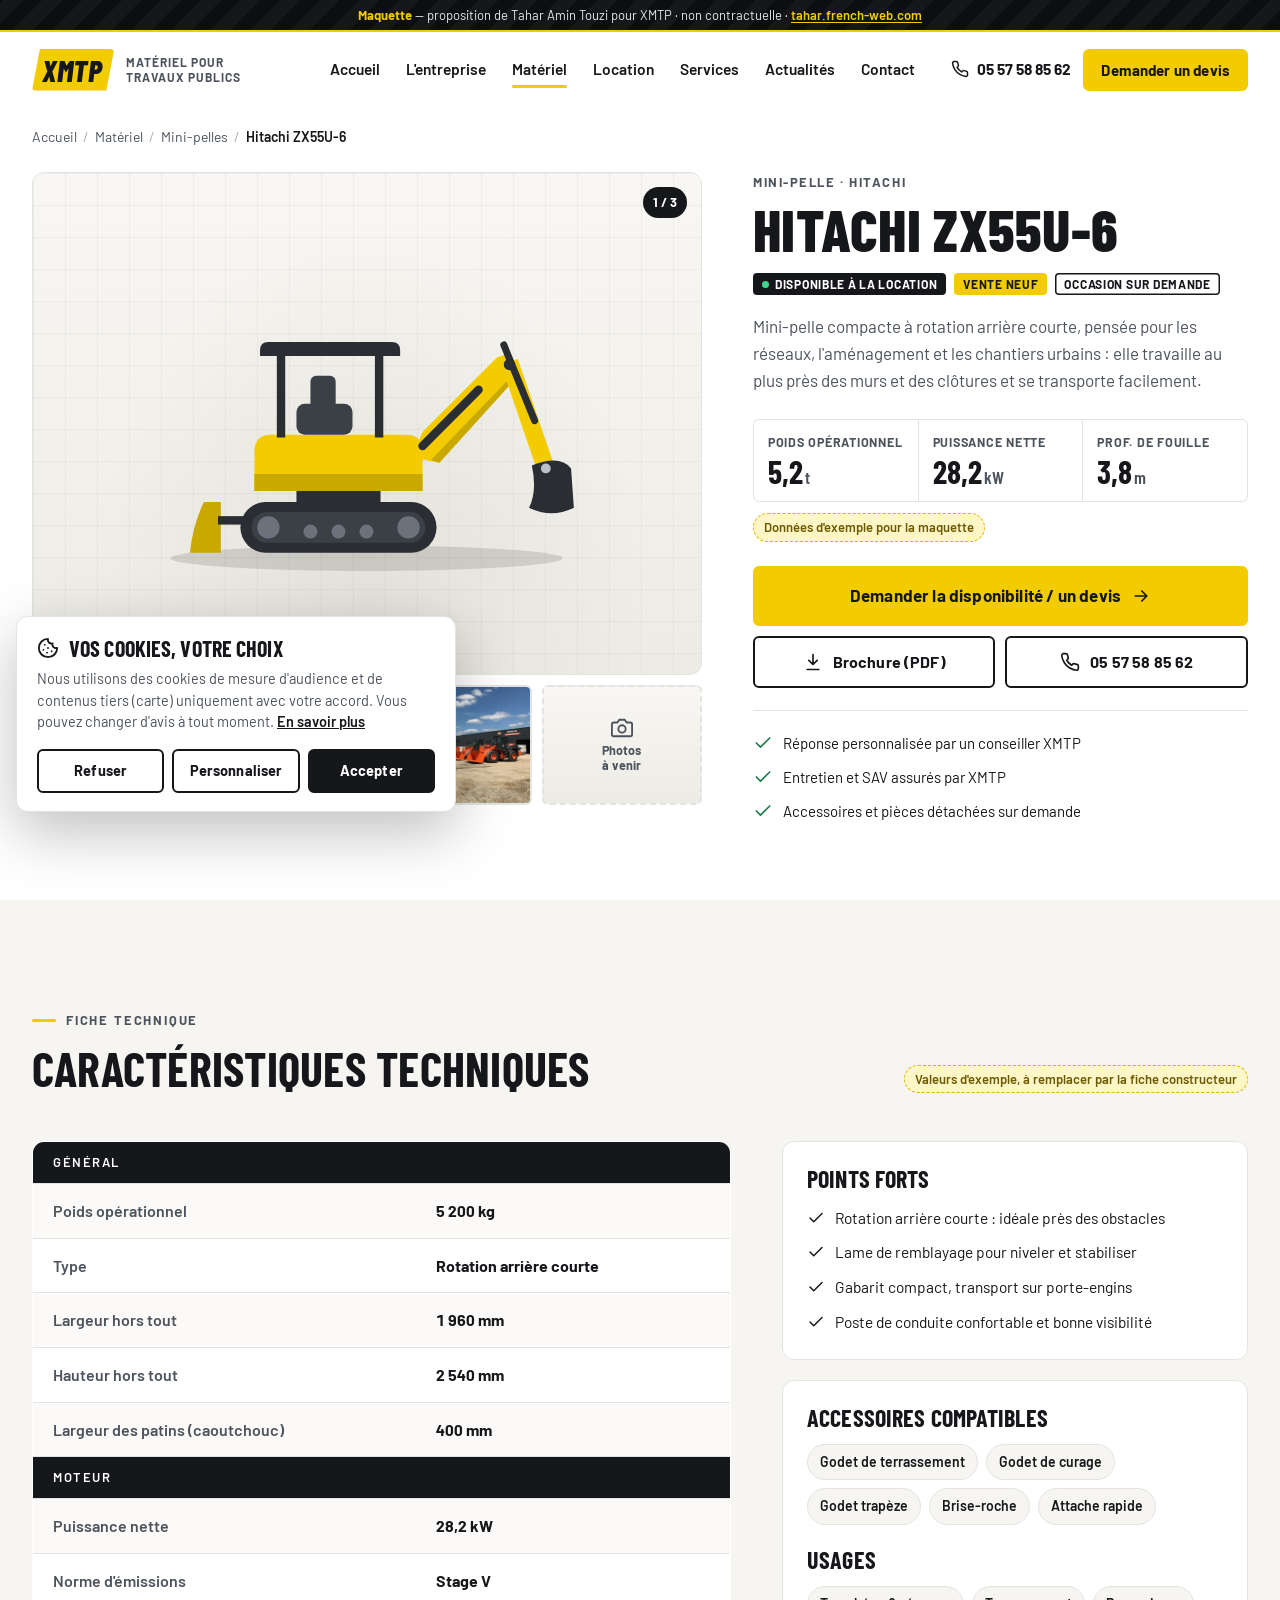
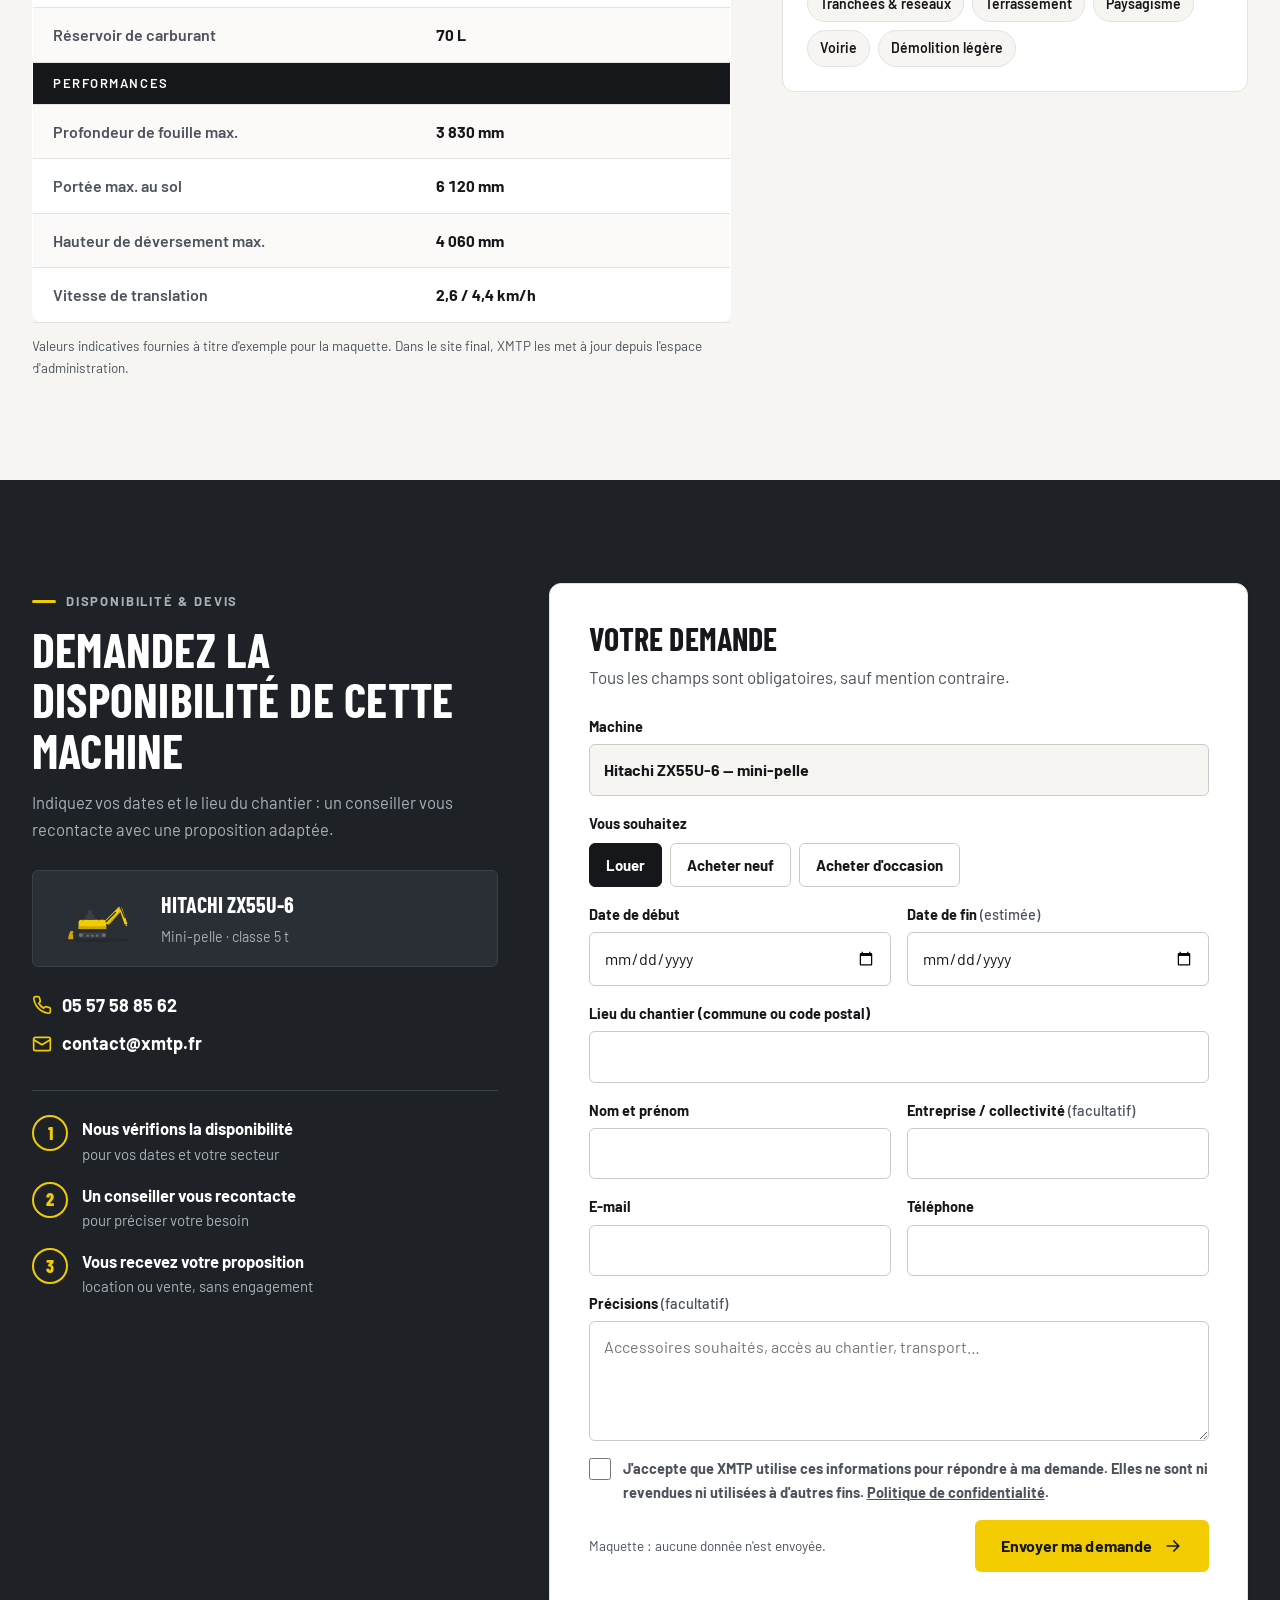
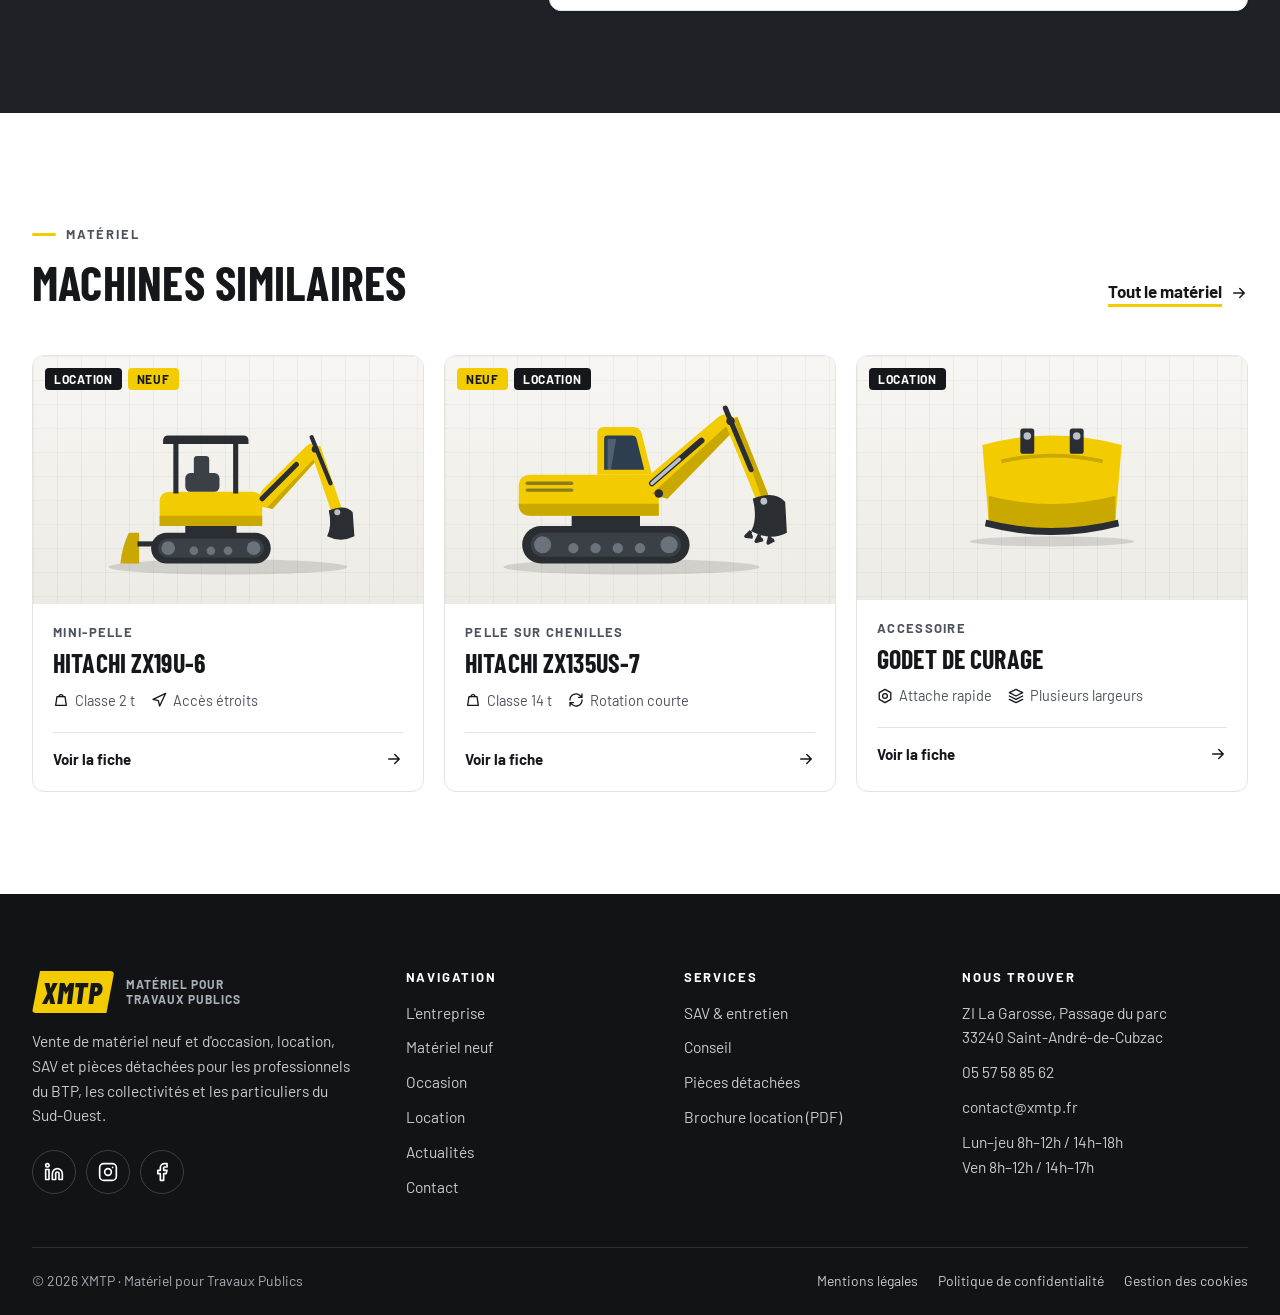
<file: machine.html>
<!doctype html>
<html lang="fr">
<head>
<meta charset="utf-8">
<meta name="viewport" content="width=device-width, initial-scale=1">
<meta name="robots" content="noindex, nofollow">
<title>Hitachi ZX55U-6 — Mini-pelle à louer ou à acheter | XMTP (maquette)</title>
<meta name="description" content="Fiche machine (maquette) : mini-pelle Hitachi ZX55U-6 disponible à la location et à la vente chez XMTP, Saint-André-de-Cubzac. Caractéristiques, photos et demande de disponibilité.">
<meta name="theme-color" content="#15171A">
<link rel="icon" href="data:image/svg+xml,%3Csvg xmlns='http://www.w3.org/2000/svg' viewBox='0 0 32 32'%3E%3Crect width='32' height='32' rx='6' fill='%23F2CC00'/%3E%3Ctext x='16' y='22' font-family='Arial' font-weight='900' font-style='italic' font-size='14' text-anchor='middle' fill='%2315171A'%3EXM%3C/text%3E%3C/svg%3E">
<link rel="preconnect" href="https://fonts.googleapis.com">
<link rel="preconnect" href="https://fonts.gstatic.com" crossorigin>
<link rel="stylesheet" href="https://fonts.googleapis.com/css2?family=Barlow+Condensed:ital,wght@0,600;0,700;0,800;1,800&amp;family=Barlow:wght@400;500;600;700&amp;display=swap">
<link rel="stylesheet" href="assets/css/style.css?v=1">
</head>
<body>
<a class="skip-link" href="#contenu">Aller au contenu</a>
<svg xmlns="http://www.w3.org/2000/svg" style="display:none"><symbol id="i-phone" viewBox="0 0 24 24" fill="none" stroke="currentColor" stroke-width="2" stroke-linecap="round" stroke-linejoin="round"><path d="M22 16.92v3a2 2 0 0 1-2.18 2 19.79 19.79 0 0 1-8.63-3.07 19.5 19.5 0 0 1-6-6 19.79 19.79 0 0 1-3.07-8.67A2 2 0 0 1 4.11 2h3a2 2 0 0 1 2 1.72c.13.96.36 1.9.7 2.81a2 2 0 0 1-.45 2.11L8.09 9.91a16 16 0 0 0 6 6l1.27-1.27a2 2 0 0 1 2.11-.45c.91.34 1.85.57 2.81.7A2 2 0 0 1 22 16.92z"/></symbol><symbol id="i-mail" viewBox="0 0 24 24" fill="none" stroke="currentColor" stroke-width="2" stroke-linecap="round" stroke-linejoin="round"><rect x="2" y="4" width="20" height="16" rx="2"/><path d="m22 7-10 6L2 7"/></symbol><symbol id="i-pin" viewBox="0 0 24 24" fill="none" stroke="currentColor" stroke-width="2" stroke-linecap="round" stroke-linejoin="round"><path d="M20 10c0 6-8 12-8 12s-8-6-8-12a8 8 0 0 1 16 0Z"/><circle cx="12" cy="10" r="3"/></symbol><symbol id="i-clock" viewBox="0 0 24 24" fill="none" stroke="currentColor" stroke-width="2" stroke-linecap="round" stroke-linejoin="round"><circle cx="12" cy="12" r="10"/><path d="M12 6v6l4 2"/></symbol><symbol id="i-arrow" viewBox="0 0 24 24" fill="none" stroke="currentColor" stroke-width="2" stroke-linecap="round" stroke-linejoin="round"><path d="M5 12h14M13 6l6 6-6 6"/></symbol><symbol id="i-download" viewBox="0 0 24 24" fill="none" stroke="currentColor" stroke-width="2" stroke-linecap="round" stroke-linejoin="round"><path d="M12 3v12m0 0-5-5m5 5 5-5M5 21h14"/></symbol><symbol id="i-check" viewBox="0 0 24 24" fill="none" stroke="currentColor" stroke-width="2" stroke-linecap="round" stroke-linejoin="round"><path d="M20 6 9 17l-5-5"/></symbol><symbol id="i-menu" viewBox="0 0 24 24" fill="none" stroke="currentColor" stroke-width="2" stroke-linecap="round" stroke-linejoin="round"><path d="M4 6h16M4 12h16M4 18h16"/></symbol><symbol id="i-x" viewBox="0 0 24 24" fill="none" stroke="currentColor" stroke-width="2" stroke-linecap="round" stroke-linejoin="round"><path d="M18 6 6 18M6 6l12 12"/></symbol><symbol id="i-bolt" viewBox="0 0 24 24" fill="none" stroke="currentColor" stroke-width="2" stroke-linecap="round" stroke-linejoin="round"><path d="M13 2 3 14h9l-1 8 10-12h-9l1-8z"/></symbol><symbol id="i-wrench" viewBox="0 0 24 24" fill="none" stroke="currentColor" stroke-width="2" stroke-linecap="round" stroke-linejoin="round"><path d="M14.7 6.3a1 1 0 0 0 0 1.4l1.6 1.6a1 1 0 0 0 1.4 0l3.77-3.77a6 6 0 0 1-7.94 7.94l-6.91 6.91a2.12 2.12 0 0 1-3-3l6.91-6.91a6 6 0 0 1 7.94-7.94l-3.76 3.76z"/></symbol><symbol id="i-nut" viewBox="0 0 24 24" fill="none" stroke="currentColor" stroke-width="2" stroke-linecap="round" stroke-linejoin="round"><path d="M12 2l8.66 5v10L12 22l-8.66-5V7z"/><circle cx="12" cy="12" r="3.5"/></symbol><symbol id="i-chat" viewBox="0 0 24 24" fill="none" stroke="currentColor" stroke-width="2" stroke-linecap="round" stroke-linejoin="round"><path d="M21 15a2 2 0 0 1-2 2H7l-4 4V5a2 2 0 0 1 2-2h14a2 2 0 0 1 2 2z"/><path d="M8 9h8M8 13h5"/></symbol><symbol id="i-map" viewBox="0 0 24 24" fill="none" stroke="currentColor" stroke-width="2" stroke-linecap="round" stroke-linejoin="round"><path d="M9 3 3 6v15l6-3 6 3 6-3V3l-6 3-6-3zM9 3v15M15 6v15"/></symbol><symbol id="i-layers" viewBox="0 0 24 24" fill="none" stroke="currentColor" stroke-width="2" stroke-linecap="round" stroke-linejoin="round"><path d="m12 2 10 5-10 5L2 7l10-5zM2 17l10 5 10-5M2 12l10 5 10-5"/></symbol><symbol id="i-tag" viewBox="0 0 24 24" fill="none" stroke="currentColor" stroke-width="2" stroke-linecap="round" stroke-linejoin="round"><path d="M20.59 13.41 13.42 20.58a2 2 0 0 1-2.83 0L2 12V2h10l8.59 8.59a2 2 0 0 1 0 2.82zM7 7h.01"/></symbol><symbol id="i-cycle" viewBox="0 0 24 24" fill="none" stroke="currentColor" stroke-width="2" stroke-linecap="round" stroke-linejoin="round"><path d="M21 12a9 9 0 0 1-15.5 6.2L3 16M3 12a9 9 0 0 1 15.5-6.2L21 8M21 3v5h-5M3 21v-5h5"/></symbol><symbol id="i-calendar" viewBox="0 0 24 24" fill="none" stroke="currentColor" stroke-width="2" stroke-linecap="round" stroke-linejoin="round"><rect x="3" y="4" width="18" height="18" rx="2"/><path d="M16 2v4M8 2v4M3 10h18"/></symbol><symbol id="i-shield" viewBox="0 0 24 24" fill="none" stroke="currentColor" stroke-width="2" stroke-linecap="round" stroke-linejoin="round"><path d="M12 22s8-4 8-10V5l-8-3-8 3v7c0 6 8 10 8 10z"/><path d="m9 12 2 2 4-4"/></symbol><symbol id="i-cookie" viewBox="0 0 24 24" fill="none" stroke="currentColor" stroke-width="2" stroke-linecap="round" stroke-linejoin="round"><path d="M12 2a10 10 0 1 0 10 10 4 4 0 0 1-5-5 4 4 0 0 1-5-5"/><path d="M8.5 8.5h.01M16 15.5h.01M12 12h.01M11 17h.01M7 14h.01"/></symbol><symbol id="i-weight" viewBox="0 0 24 24" fill="none" stroke="currentColor" stroke-width="2" stroke-linecap="round" stroke-linejoin="round"><path d="M6 7h12l2 13H4L6 7z"/><path d="M9 7a3 3 0 0 1 6 0"/></symbol><symbol id="i-gauge" viewBox="0 0 24 24" fill="none" stroke="currentColor" stroke-width="2" stroke-linecap="round" stroke-linejoin="round"><path d="m12 14 4-4"/><path d="M3.34 19a10 10 0 1 1 17.32 0"/></symbol><symbol id="i-depth" viewBox="0 0 24 24" fill="none" stroke="currentColor" stroke-width="2" stroke-linecap="round" stroke-linejoin="round"><path d="M2 5h20M12 5v15m-4-4 4 4 4-4"/></symbol><symbol id="i-camera" viewBox="0 0 24 24" fill="none" stroke="currentColor" stroke-width="2" stroke-linecap="round" stroke-linejoin="round"><path d="M23 19a2 2 0 0 1-2 2H3a2 2 0 0 1-2-2V8a2 2 0 0 1 2-2h4l2-3h6l2 3h4a2 2 0 0 1 2 2z"/><circle cx="12" cy="13" r="4"/></symbol><symbol id="i-route" viewBox="0 0 24 24" fill="none" stroke="currentColor" stroke-width="2" stroke-linecap="round" stroke-linejoin="round"><path d="M3 11l19-9-9 19-2-8-8-2z"/></symbol><symbol id="i-users" viewBox="0 0 24 24" fill="none" stroke="currentColor" stroke-width="2" stroke-linecap="round" stroke-linejoin="round"><path d="M17 21v-2a4 4 0 0 0-4-4H5a4 4 0 0 0-4 4v2"/><circle cx="9" cy="7" r="4"/><path d="M23 21v-2a4 4 0 0 0-3-3.87M16 3.13a4 4 0 0 1 0 7.75"/></symbol><symbol id="i-doc" viewBox="0 0 24 24" fill="none" stroke="currentColor" stroke-width="2" stroke-linecap="round" stroke-linejoin="round"><path d="M14 2H6a2 2 0 0 0-2 2v16a2 2 0 0 0 2 2h12a2 2 0 0 0 2-2V8z"/><path d="M14 2v6h6M8 13h8M8 17h5"/></symbol><symbol id="i-linkedin" viewBox="0 0 24 24" fill="none" stroke="currentColor" stroke-width="2" stroke-linecap="round" stroke-linejoin="round"><path d="M16 8a6 6 0 0 1 6 6v7h-4v-7a2 2 0 0 0-4 0v7h-4v-7a6 6 0 0 1 6-6z"/><rect x="2" y="9" width="4" height="12"/><circle cx="4" cy="4" r="2"/></symbol><symbol id="i-instagram" viewBox="0 0 24 24" fill="none" stroke="currentColor" stroke-width="2" stroke-linecap="round" stroke-linejoin="round"><rect x="2" y="2" width="20" height="20" rx="5"/><circle cx="12" cy="12" r="4"/><path d="M17.5 6.5h.01"/></symbol><symbol id="i-facebook" viewBox="0 0 24 24" fill="none" stroke="currentColor" stroke-width="2" stroke-linecap="round" stroke-linejoin="round"><path d="M18 2h-3a5 5 0 0 0-5 5v3H7v4h3v8h4v-8h3l1-4h-4V7a1 1 0 0 1 1-1h3z"/></symbol></svg>
<div class="mock-banner" role="note"><span><strong>Maquette</strong> — proposition de Tahar Amin Touzi pour XMTP · non contractuelle · <a href="https://tahar.french-web.com" target="_blank" rel="noopener">tahar.french-web.com</a></span></div>
<header class="site-header">
  <div class="container site-header__inner">
    <a class="brand" href="index.html" aria-label="XMTP — accueil">
      <span class="brand__mark">XMTP</span>
      <span class="brand__text">Matériel pour<br>Travaux Publics</span>
    </a>
    <button class="nav-toggle" type="button" aria-expanded="false" aria-controls="nav">
      <svg class="icon-menu" aria-hidden="true" focusable="false"><use href="#i-menu"/></svg><svg class="icon-close" aria-hidden="true" focusable="false"><use href="#i-x"/></svg><span class="nav-toggle__label">Menu</span>
    </button>
    <nav class="nav" id="nav" aria-label="Navigation principale">
      <ul class="nav__list"><li><a class="nav__link" href="index.html">Accueil</a></li><li><a class="nav__link" href="index.html#entreprise">L'entreprise</a></li><li><a class="nav__link" href="index.html#materiel" aria-current="page">Matériel</a></li><li><a class="nav__link" href="index.html#location">Location</a></li><li><a class="nav__link" href="index.html#services">Services</a></li><li><a class="nav__link" href="index.html#actualites">Actualités</a></li><li><a class="nav__link" href="index.html#contact">Contact</a></li></ul>
      <div class="nav__cta mobile-only">
        <a class="btn" href="index.html#contact">Demander un devis <svg aria-hidden="true" focusable="false"><use href="#i-arrow"/></svg></a>
        <a class="btn btn--outline" href="tel:+33557588562"><svg aria-hidden="true" focusable="false"><use href="#i-phone"/></svg> 05&nbsp;57&nbsp;58&nbsp;85&nbsp;62</a>
      </div>
    </nav>
    <div class="header-actions">
      <a class="header-phone" href="tel:+33557588562" aria-label="Appeler XMTP au 05&nbsp;57&nbsp;58&nbsp;85&nbsp;62"><svg aria-hidden="true" focusable="false"><use href="#i-phone"/></svg><span>05&nbsp;57&nbsp;58&nbsp;85&nbsp;62</span></a>
      <a class="btn btn--sm" href="index.html#contact">Demander un devis</a>
    </div>
  </div>
</header>

<main id="contenu">
<div class="container">
  <nav class="breadcrumb" aria-label="Fil d'Ariane">
    <ol>
      <li><a href="index.html">Accueil</a></li>
      <li><a href="index.html#materiel">Matériel</a></li>
      <li><a href="index.html#materiel">Mini-pelles</a></li>
      <li><span aria-current="page">Hitachi ZX55U-6</span></li>
    </ol>
  </nav>

  <section class="product" aria-labelledby="product-title">
    <div class="gallery">
      <div class="gallery__main">
        <img id="gallery-main" src="assets/img/machines/mini-pelle.svg" alt="Illustration de la mini-pelle Hitachi ZX55U-6, vue de profil" width="400" height="260">
        <span class="gallery__count" id="gallery-count">1 / 3</span>
        <span class="gallery__label" id="gallery-label">Visuel d'illustration — photos de la machine à intégrer</span>
      </div>
      <div class="gallery__thumbs"><button class="thumb" type="button" aria-current="true" data-src="assets/img/machines/mini-pelle.svg" data-alt="Illustration de la mini-pelle Hitachi ZX55U-6, vue de profil" data-class="" data-label="Visuel d'illustration — photos de la machine à intégrer" aria-label="Afficher : Illustration de la mini-pelle Hitachi ZX55U-6, vue de profil"><img src="assets/img/machines/mini-pelle.svg" alt="" class="" loading="lazy"></button><button class="thumb" type="button" aria-current="false" data-src="assets/img/machines/mini-pelle.svg" data-alt="Illustration de la mini-pelle, vue côté opposé" data-class="is-flipped" data-label="Visuel d'illustration — vue côté opposé" aria-label="Afficher : Illustration de la mini-pelle, vue côté opposé"><img src="assets/img/machines/mini-pelle.svg" alt="" class="is-flipped" loading="lazy"></button><button class="thumb" type="button" aria-current="false" data-src="assets/img/parc-xmtp.jpg" data-alt="Le parc XMTP à Saint-André-de-Cubzac" data-class="is-photo" data-label="Photo réelle — notre parc à Saint-André-de-Cubzac" aria-label="Afficher : Le parc XMTP à Saint-André-de-Cubzac"><img src="assets/img/parc-xmtp.jpg" alt="" class="is-photo" loading="lazy"></button><span class="thumb thumb--soon" aria-hidden="true"><span><svg aria-hidden="true" focusable="false"><use href="#i-camera"/></svg>Photos<br>à venir</span></span></div>
    </div>

    <div class="product__info">
      <p class="product__cat">Mini-pelle · Hitachi</p>
      <h1 class="product__title" id="product-title">Hitachi ZX55U-6</h1>
      <div class="product__badges">
        <span class="badge badge--rent badge--dot">Disponible à la location</span>
        <span class="badge badge--new">Vente neuf</span>
        <span class="badge badge--used">Occasion sur demande</span>
      </div>
      <p class="product__desc">Mini-pelle compacte à rotation arrière courte, pensée pour les réseaux, l'aménagement et les chantiers urbains&nbsp;: elle travaille au plus près des murs et des clôtures et se transporte facilement.</p>
      <div class="kpis">
        <div class="kpi"><small>Poids opérationnel</small><strong>5,2<span>t</span></strong></div>
        <div class="kpi"><small>Puissance nette</small><strong>28,2<span>kW</span></strong></div>
        <div class="kpi"><small>Prof. de fouille</small><strong>3,8<span>m</span></strong></div>
      </div>
      <p style="margin-top:10px"><span class="example-note">Données d'exemple pour la maquette</span></p>
      <div class="product__ctas" id="product-ctas">
        <a class="btn btn--xl" href="#devis">Demander la disponibilité / un devis <svg aria-hidden="true" focusable="false"><use href="#i-arrow"/></svg></a>
        <div class="product__ctas-row">
          <a class="btn btn--outline" href="#" data-soon="La brochure PDF de la machine sera fournie par XMTP."><svg aria-hidden="true" focusable="false"><use href="#i-download"/></svg> Brochure (PDF)</a>
          <a class="btn btn--outline" href="tel:+33557588562"><svg aria-hidden="true" focusable="false"><use href="#i-phone"/></svg> 05&nbsp;57&nbsp;58&nbsp;85&nbsp;62</a>
        </div>
      </div>
      <ul class="reassure">
        <li><svg aria-hidden="true" focusable="false"><use href="#i-check"/></svg>Réponse personnalisée par un conseiller XMTP</li>
        <li><svg aria-hidden="true" focusable="false"><use href="#i-check"/></svg>Entretien et SAV assurés par XMTP</li>
        <li><svg aria-hidden="true" focusable="false"><use href="#i-check"/></svg>Accessoires et pièces détachées sur demande</li>
      </ul>
    </div>
  </section>
</div>

<section class="section section--soft" aria-labelledby="specs-title">
  <div class="container">
    <div class="section-head">
      <div class="section-head__text">
        <p class="eyebrow">Fiche technique</p>
        <h2 class="h2" id="specs-title">Caractéristiques techniques</h2>
      </div>
      <span class="example-note">Valeurs d'exemple, à remplacer par la fiche constructeur</span>
    </div>
    <div class="specs-layout">
      <table class="specs">
        <caption>Valeurs indicatives fournies à titre d'exemple pour la maquette. Dans le site final, XMTP les met à jour depuis l'espace d'administration.</caption>
        <tbody><tr class="group"><th colspan="2" scope="colgroup">Général</th></tr><tr><th scope="row">Poids opérationnel</th><td>5&nbsp;200 kg</td></tr><tr><th scope="row">Type</th><td>Rotation arrière courte</td></tr><tr><th scope="row">Largeur hors tout</th><td>1&nbsp;960 mm</td></tr><tr><th scope="row">Hauteur hors tout</th><td>2&nbsp;540 mm</td></tr><tr><th scope="row">Largeur des patins (caoutchouc)</th><td>400 mm</td></tr><tr class="group"><th colspan="2" scope="colgroup">Moteur</th></tr><tr><th scope="row">Puissance nette</th><td>28,2 kW</td></tr><tr><th scope="row">Norme d'émissions</th><td>Stage V</td></tr><tr><th scope="row">Réservoir de carburant</th><td>70 L</td></tr><tr class="group"><th colspan="2" scope="colgroup">Performances</th></tr><tr><th scope="row">Profondeur de fouille max.</th><td>3&nbsp;830 mm</td></tr><tr><th scope="row">Portée max. au sol</th><td>6&nbsp;120 mm</td></tr><tr><th scope="row">Hauteur de déversement max.</th><td>4&nbsp;060 mm</td></tr><tr><th scope="row">Vitesse de translation</th><td>2,6 / 4,4 km/h</td></tr></tbody>
      </table>
      <div>
        <div class="side-card">
          <h3>Points forts</h3>
          <ul>
            <li><svg aria-hidden="true" focusable="false"><use href="#i-check"/></svg>Rotation arrière courte : idéale près des obstacles</li>
            <li><svg aria-hidden="true" focusable="false"><use href="#i-check"/></svg>Lame de remblayage pour niveler et stabiliser</li>
            <li><svg aria-hidden="true" focusable="false"><use href="#i-check"/></svg>Gabarit compact, transport sur porte-engins</li>
            <li><svg aria-hidden="true" focusable="false"><use href="#i-check"/></svg>Poste de conduite confortable et bonne visibilité</li>
          </ul>
        </div>
        <div class="side-card">
          <h3>Accessoires compatibles</h3>
          <div class="tags"><span class="tag">Godet de terrassement</span><span class="tag">Godet de curage</span><span class="tag">Godet trapèze</span><span class="tag">Brise-roche</span><span class="tag">Attache rapide</span></div>
          <h3 style="margin-top:22px">Usages</h3>
          <div class="tags"><span class="tag">Tranchées &amp; réseaux</span><span class="tag">Terrassement</span><span class="tag">Paysagisme</span><span class="tag">Voirie</span><span class="tag">Démolition légère</span></div>
        </div>
      </div>
    </div>
  </div>
</section>

<section class="section section--dark" id="devis" aria-labelledby="devis-title">
  <div class="container quote">
    <div class="quote__aside">
      <p class="eyebrow">Disponibilité &amp; devis</p>
      <h2 id="devis-title">Demandez la disponibilité de cette machine</h2>
      <p class="lead">Indiquez vos dates et le lieu du chantier : un conseiller vous recontacte avec une proposition adaptée.</p>
      <div class="quote__machine">
        <img src="assets/img/machines/mini-pelle.svg" alt="" width="96" height="60">
        <span><strong>Hitachi ZX55U-6</strong><small>Mini-pelle · classe 5 t</small></span>
      </div>
      <div class="quote__contact">
        <a href="tel:+33557588562"><svg aria-hidden="true" focusable="false"><use href="#i-phone"/></svg> 05&nbsp;57&nbsp;58&nbsp;85&nbsp;62</a>
        <a href="mailto:contact@xmtp.fr"><svg aria-hidden="true" focusable="false"><use href="#i-mail"/></svg> contact@xmtp.fr</a>
      </div>
      <ol class="next-steps">
        <li><strong>Nous vérifions la disponibilité</strong><span>pour vos dates et votre secteur</span></li>
        <li><strong>Un conseiller vous recontacte</strong><span>pour préciser votre besoin</span></li>
        <li><strong>Vous recevez votre proposition</strong><span>location ou vente, sans engagement</span></li>
      </ol>
    </div>
    <div class="form-card">
      <h3>Votre demande</h3>
      <p>Tous les champs sont obligatoires, sauf mention contraire.</p>
      <form class="form" data-demo-form data-success="quote-success" novalidate>
        <div class="field field--full"><label for="q-machine">Machine</label><input class="input" id="q-machine" name="machine" value="Hitachi ZX55U-6 — mini-pelle" readonly></div>
        <fieldset class="field field--full segmented">
          <legend>Vous souhaitez</legend>
          <label><input type="radio" name="type" value="location" checked><span>Louer</span></label>
          <label><input type="radio" name="type" value="neuf"><span>Acheter neuf</span></label>
          <label><input type="radio" name="type" value="occasion"><span>Acheter d'occasion</span></label>
        </fieldset>
        <div class="field--full dates">
          <div class="field"><label for="q-debut">Date de début</label><input class="input" id="q-debut" name="debut" type="date"><span class="field__error">Date de début requise.</span></div>
          <div class="field"><label for="q-fin">Date de fin <span class="opt">(estimée)</span></label><input class="input" id="q-fin" name="fin" type="date"><span class="field__error">Date de fin requise.</span></div>
        </div>
        <div class="field field--full"><label for="q-lieu">Lieu du chantier (commune ou code postal)</label><input class="input" id="q-lieu" name="lieu" autocomplete="address-level2" required><span class="field__error">Merci d'indiquer le lieu du chantier.</span></div>
        <div class="field"><label for="q-nom">Nom et prénom</label><input class="input" id="q-nom" name="nom" autocomplete="name" required><span class="field__error">Merci d'indiquer votre nom.</span></div>
        <div class="field"><label for="q-societe">Entreprise / collectivité <span class="opt">(facultatif)</span></label><input class="input" id="q-societe" name="societe" autocomplete="organization"></div>
        <div class="field"><label for="q-email">E-mail</label><input class="input" id="q-email" name="email" type="email" autocomplete="email" required><span class="field__error">Merci d'indiquer un e-mail valide.</span></div>
        <div class="field"><label for="q-tel">Téléphone</label><input class="input" id="q-tel" name="tel" type="tel" autocomplete="tel" inputmode="tel" required><span class="field__error">Merci d'indiquer un numéro.</span></div>
        <div class="field field--full"><label for="q-msg">Précisions <span class="opt">(facultatif)</span></label><textarea class="textarea" id="q-msg" name="message" placeholder="Accessoires souhaités, accès au chantier, transport…"></textarea></div>
        <div class="field field--full"><label class="check" for="q-rgpd"><input type="checkbox" id="q-rgpd" name="rgpd" required><span>J'accepte que XMTP utilise ces informations pour répondre à ma demande. Elles ne sont ni revendues ni utilisées à d'autres fins. <a href="#" data-soon="Cette page sera réalisée dans le site final.">Politique de confidentialité</a>.</span></label></div>
        <div class="field--full form__foot">
          <small>Maquette : aucune donnée n'est envoyée.</small>
          <button class="btn" type="submit">Envoyer ma demande <svg aria-hidden="true" focusable="false"><use href="#i-arrow"/></svg></button>
        </div>
      </form>
      <div class="form-success" id="quote-success" aria-live="polite">
        <div class="form-success__icon"><svg aria-hidden="true" focusable="false"><use href="#i-check"/></svg></div>
        <h4>Demande envoyée</h4>
        <p>Merci&nbsp;! Dans le site final, votre demande de disponibilité pour la Hitachi ZX55U-6 est transmise immédiatement à l'équipe XMTP. <strong>(Maquette : aucun envoi réel.)</strong></p>
        <button class="btn btn--outline btn--sm" type="button" data-reset>Faire une autre demande</button>
      </div>
    </div>
  </div>
</section>

<section class="section" aria-labelledby="related-title">
  <div class="container">
    <div class="section-head">
      <div class="section-head__text">
        <p class="eyebrow">Matériel</p>
        <h2 class="h2" id="related-title">Machines similaires</h2>
      </div>
      <a class="link-arrow" href="index.html#materiel"><span>Tout le matériel</span><svg aria-hidden="true" focusable="false"><use href="#i-arrow"/></svg></a>
    </div>
    <div class="machines machines--scroll">
<article class="machine-card" data-tags="location neuf">
  <div class="machine-card__media"><img src="assets/img/machines/mini-pelle.svg" alt="" width="400" height="260" loading="lazy"><div class="machine-card__badges"><span class="badge badge--rent">Location</span><span class="badge badge--new">Neuf</span></div></div>
  <div class="machine-card__body">
    <p class="machine-card__cat">Mini-pelle</p>
    <h3 class="machine-card__name"><a href="machine.html">Hitachi ZX19U-6</a></h3>
    <ul class="machine-card__specs"><li><svg aria-hidden="true" focusable="false"><use href="#i-weight"/></svg>Classe 2 t</li><li><svg aria-hidden="true" focusable="false"><use href="#i-route"/></svg>Accès étroits</li></ul>
    <div class="machine-card__foot"><span>Voir la fiche</span><svg aria-hidden="true" focusable="false"><use href="#i-arrow"/></svg></div>
  </div>
</article>
<article class="machine-card" data-tags="neuf location">
  <div class="machine-card__media"><img src="assets/img/machines/pelle.svg" alt="" width="400" height="260" loading="lazy"><div class="machine-card__badges"><span class="badge badge--new">Neuf</span><span class="badge badge--rent">Location</span></div></div>
  <div class="machine-card__body">
    <p class="machine-card__cat">Pelle sur chenilles</p>
    <h3 class="machine-card__name"><a href="machine.html">Hitachi ZX135US-7</a></h3>
    <ul class="machine-card__specs"><li><svg aria-hidden="true" focusable="false"><use href="#i-weight"/></svg>Classe 14 t</li><li><svg aria-hidden="true" focusable="false"><use href="#i-cycle"/></svg>Rotation courte</li></ul>
    <div class="machine-card__foot"><span>Voir la fiche</span><svg aria-hidden="true" focusable="false"><use href="#i-arrow"/></svg></div>
  </div>
</article>
<article class="machine-card" data-tags="location">
  <div class="machine-card__media"><img src="assets/img/machines/godet.svg" alt="" width="400" height="260" loading="lazy"><div class="machine-card__badges"><span class="badge badge--rent">Location</span></div></div>
  <div class="machine-card__body">
    <p class="machine-card__cat">Accessoire</p>
    <h3 class="machine-card__name"><a href="machine.html">Godet de curage</a></h3>
    <ul class="machine-card__specs"><li><svg aria-hidden="true" focusable="false"><use href="#i-nut"/></svg>Attache rapide</li><li><svg aria-hidden="true" focusable="false"><use href="#i-layers"/></svg>Plusieurs largeurs</li></ul>
    <div class="machine-card__foot"><span>Voir la fiche</span><svg aria-hidden="true" focusable="false"><use href="#i-arrow"/></svg></div>
  </div>
</article>
    </div>
  </div>
</section>
</main>

<div class="sticky-cta" aria-label="Actions rapides">
  <a class="btn btn--outline" href="tel:+33557588562" aria-label="Appeler XMTP"><svg aria-hidden="true" focusable="false"><use href="#i-phone"/></svg></a>
  <a class="btn" href="#devis">Demander un devis <svg aria-hidden="true" focusable="false"><use href="#i-arrow"/></svg></a>
</div>
<footer class="site-footer">
  <div class="container">
    <div class="footer-grid">
      <div class="footer-about">
        <a class="brand brand--light" href="index.html" aria-label="XMTP — accueil"><span class="brand__mark">XMTP</span><span class="brand__text">Matériel pour<br>Travaux Publics</span></a>
        <p>Vente de matériel neuf et d'occasion, location, SAV et pièces détachées pour les professionnels du BTP, les collectivités et les particuliers du Sud-Ouest.</p>
        <div class="socials">
          <a href="#" data-soon="Lien LinkedIn à renseigner." aria-label="XMTP sur LinkedIn"><svg aria-hidden="true" focusable="false"><use href="#i-linkedin"/></svg></a>
          <a href="#" data-soon="Lien Instagram à renseigner." aria-label="XMTP sur Instagram"><svg aria-hidden="true" focusable="false"><use href="#i-instagram"/></svg></a>
          <a href="#" data-soon="Lien Facebook à renseigner." aria-label="XMTP sur Facebook"><svg aria-hidden="true" focusable="false"><use href="#i-facebook"/></svg></a>
        </div>
      </div>
      <div>
        <h3>Navigation</h3>
        <ul>
          <li><a href="index.html#entreprise">L'entreprise</a></li>
          <li><a href="index.html#materiel" data-set-filter="neuf">Matériel neuf</a></li>
          <li><a href="index.html#materiel" data-set-filter="occasion">Occasion</a></li>
          <li><a href="index.html#location">Location</a></li>
          <li><a href="index.html#actualites">Actualités</a></li>
          <li><a href="index.html#contact">Contact</a></li>
        </ul>
      </div>
      <div>
        <h3>Services</h3>
        <ul>
          <li><a href="index.html#services">SAV &amp; entretien</a></li>
          <li><a href="index.html#services">Conseil</a></li>
          <li><a href="index.html#services">Pièces détachées</a></li>
          <li><a href="#" data-soon="La brochure PDF sera fournie par XMTP.">Brochure location (PDF)</a></li>
        </ul>
      </div>
      <div>
        <h3>Nous trouver</h3>
        <ul>
          <li>ZI La Garosse, Passage du parc<br>33240 Saint-André-de-Cubzac</li>
          <li><a href="tel:+33557588562">05&nbsp;57&nbsp;58&nbsp;85&nbsp;62</a></li>
          <li><a href="mailto:contact@xmtp.fr">contact@xmtp.fr</a></li>
          <li>Lun–jeu 8h–12h / 14h–18h<br>Ven 8h–12h / 14h–17h</li>
        </ul>
      </div>
    </div>
    <div class="footer-bottom">
      <p>© <span data-year>2026</span> XMTP · Matériel pour Travaux Publics</p>
      <ul>
        <li><a href="#" data-soon="Cette page sera réalisée dans le site final.">Mentions légales</a></li>
        <li><a href="#" data-soon="Cette page sera réalisée dans le site final.">Politique de confidentialité</a></li>
        <li><button type="button" data-open-cookies>Gestion des cookies</button></li>
      </ul>
    </div>
  </div>
</footer>

<div class="cookie" id="cookie" role="dialog" aria-labelledby="cookie-title" aria-describedby="cookie-desc" hidden>
  <h2 id="cookie-title"><svg aria-hidden="true" focusable="false"><use href="#i-cookie"/></svg> Vos cookies, votre choix</h2>
  <p id="cookie-desc">Nous utilisons des cookies de mesure d'audience et de contenus tiers (carte) uniquement avec votre accord. Vous pouvez changer d'avis à tout moment. <a href="#" data-soon="Cette page sera réalisée dans le site final.">En savoir plus</a></p>
  <div class="cookie__prefs">
    <div class="toggle-row"><div><strong>Nécessaires</strong><small>Fonctionnement du site, toujours actifs</small></div><label class="switch"><input type="checkbox" checked disabled aria-label="Cookies nécessaires (toujours actifs)"><span></span></label></div>
    <div class="toggle-row"><div><strong>Mesure d'audience</strong><small>Statistiques de visite anonymisées</small></div><label class="switch"><input type="checkbox" id="ck-audience" aria-label="Mesure d'audience"><span></span></label></div>
    <div class="toggle-row"><div><strong>Contenus tiers</strong><small>Carte interactive, vidéos</small></div><label class="switch"><input type="checkbox" id="ck-tiers" aria-label="Contenus tiers"><span></span></label></div>
  </div>
  <div class="cookie__actions">
    <button class="btn btn--outline" type="button" data-cookie="refuse">Refuser</button>
    <button class="btn btn--outline" type="button" data-cookie="custom">Personnaliser</button>
    <button class="btn btn--dark" type="button" data-cookie="accept">Accepter</button>
    <button class="btn" type="button" data-cookie="save">Enregistrer mes choix</button>
  </div>
</div>
<script src="assets/js/main.js?v=1" defer></script>
</body>
</html>
</file>
<file: assets/css/style.css>
/* ==========================================================================
   XMTP — maquette (proposition de refonte) · Tahar Amin Touzi
   Feuille de styles unique, sans framework.
   ========================================================================== */

/* ---------- Tokens ---------- */
:root {
  --yellow: #F2CC00;          /* jaune XMTP (relevé sur le logo actuel) */
  --yellow-600: #D9B500;
  --yellow-100: #FFF6C7;
  --ink: #15171A;             /* texte principal */
  --charcoal: #1E2226;        /* fonds sombres */
  --charcoal-2: #2A2F35;
  --steel: #4C535C;           /* texte secondaire (AA sur blanc) */
  --steel-light: #A9B0B8;     /* texte secondaire sur fond sombre */
  --line: #E3E4E1;
  --line-dark: #3A4047;
  --paper: #FFFFFF;
  --paper-2: #F6F5F1;         /* fond doux, légèrement chaud */
  --paper-3: #EEEDE7;
  --ok: #1F7A4D;
  --ok-bg: #E6F4EC;

  --font: "Barlow", system-ui, -apple-system, "Segoe UI", Roboto, sans-serif;
  --font-head: "Barlow Condensed", "Barlow", system-ui, sans-serif;

  --s1: 4px; --s2: 8px; --s3: 12px; --s4: 16px; --s5: 24px;
  --s6: 32px; --s7: 48px; --s8: 64px; --s9: 96px;

  --radius: 6px;
  --radius-lg: 12px;
  --shadow-sm: 0 1px 2px rgba(21,23,26,.06), 0 1px 3px rgba(21,23,26,.06);
  --shadow: 0 2px 6px rgba(21,23,26,.06), 0 12px 32px rgba(21,23,26,.08);
  --shadow-lg: 0 24px 60px rgba(21,23,26,.18);

  --container: 1240px;
  --gutter: clamp(16px, 4vw, 32px);
  --mock-h: 32px;
  --header-h: 76px;
  --ease: cubic-bezier(.2,.7,.2,1);
}
@media (max-width: 640px) {
  :root { --mock-h: 44px; --header-h: 64px; }
}

/* ---------- Base ---------- */
*, *::before, *::after { box-sizing: border-box; }
html { -webkit-text-size-adjust: 100%; scroll-behavior: smooth; scroll-padding-top: calc(var(--mock-h) + var(--header-h) + 16px); }
@media (prefers-reduced-motion: reduce) { html { scroll-behavior: auto; } *, *::before, *::after { transition: none !important; animation: none !important; } }
body {
  margin: 0; padding-top: var(--mock-h);
  font-family: var(--font); font-size: 17px; line-height: 1.6; color: var(--ink);
  background: var(--paper); overflow-x: clip;
  -webkit-font-smoothing: antialiased; text-rendering: optimizeLegibility;
}
img, svg { display: block; max-width: 100%; }
img { height: auto; }
a { color: inherit; }
h1, h2, h3, h4 { font-family: var(--font-head); line-height: 1.05; margin: 0; letter-spacing: .005em; }
p { margin: 0; }
ul { margin: 0; padding: 0; list-style: none; }
button, input, select, textarea { font: inherit; color: inherit; }
:focus-visible { outline: 3px solid var(--yellow); outline-offset: 2px; box-shadow: 0 0 0 5px var(--ink); border-radius: 2px; }
.sr-only { position: absolute; width: 1px; height: 1px; padding: 0; margin: -1px; overflow: hidden; clip: rect(0,0,0,0); white-space: nowrap; border: 0; }
.skip-link { position: absolute; left: 16px; top: -100px; z-index: 200; background: var(--yellow); color: var(--ink); padding: 10px 16px; font-weight: 700; border-radius: var(--radius); }
.skip-link:focus { top: calc(var(--mock-h) + 8px); }

.container { width: 100%; max-width: calc(var(--container) + var(--gutter) * 2); margin-inline: auto; padding-inline: var(--gutter); }
.section { padding-block: clamp(56px, 8vw, 104px); }
.section--soft { background: var(--paper-2); }
.section--dark { background: var(--charcoal); color: #fff; }

.eyebrow {
  display: inline-flex; align-items: center; gap: 10px;
  font-family: var(--font); font-size: 13px; font-weight: 700; letter-spacing: .14em; text-transform: uppercase; color: var(--steel);
}
.eyebrow::before { content: ""; width: 24px; height: 3px; background: var(--yellow); border-radius: 2px; }
.section--dark .eyebrow, .hero .eyebrow { color: var(--steel-light); }

.section-head { display: flex; align-items: end; justify-content: space-between; gap: var(--s5); flex-wrap: wrap; margin-bottom: clamp(28px, 4vw, 48px); }
.section-head__text { max-width: 640px; }
.h2 { font-size: clamp(2rem, 4vw, 3rem); font-weight: 700; text-transform: uppercase; margin-top: 12px; }
.lead { font-size: clamp(1.02rem, 1.3vw, 1.15rem); color: var(--steel); margin-top: 14px; }
.section--dark .lead { color: var(--steel-light); }

.example-note {
  display: inline-flex; align-items: center; gap: 6px; font-size: 13px; font-weight: 600; color: #6B5A00;
  background: var(--yellow-100); border: 1px dashed #D9B500; padding: 3px 10px; border-radius: 999px;
}
.section--dark .example-note { background: rgba(242,204,0,.12); color: #F7DE5C; border-color: rgba(242,204,0,.5); }

/* ---------- Buttons ---------- */
.btn {
  --bg: var(--yellow); --fg: var(--ink); --bd: var(--yellow);
  display: inline-flex; align-items: center; justify-content: center; gap: 10px;
  min-height: 52px; padding: 0 24px; border-radius: var(--radius);
  background: var(--bg); color: var(--fg); border: 2px solid var(--bd);
  font-weight: 700; font-size: 16px; letter-spacing: .01em; text-decoration: none; cursor: pointer;
  transition: background .2s var(--ease), color .2s var(--ease), border-color .2s var(--ease), transform .2s var(--ease), box-shadow .2s var(--ease);
}
.btn svg { width: 20px; height: 20px; flex: none; }
.btn:hover { --bg: #FFD91A; --bd: #FFD91A; transform: translateY(-1px); box-shadow: 0 8px 20px rgba(242,204,0,.28); }
.btn:active { transform: translateY(0); }
.btn--ghost-light { --bg: transparent; --fg: #fff; --bd: rgba(255,255,255,.5); }
.btn--ghost-light:hover { --bg: #fff; --fg: var(--ink); --bd: #fff; box-shadow: none; }
.btn--dark { --bg: var(--ink); --fg: #fff; --bd: var(--ink); }
.btn--dark:hover { --bg: var(--charcoal-2); --bd: var(--charcoal-2); box-shadow: 0 8px 20px rgba(21,23,26,.2); }
.btn--outline { --bg: transparent; --fg: var(--ink); --bd: var(--ink); }
.btn--outline:hover { --bg: var(--ink); --fg: #fff; --bd: var(--ink); box-shadow: none; }
.btn--sm { min-height: 42px; padding: 0 16px; font-size: 15px; }
.btn--block { width: 100%; }

.link-arrow { display: inline-flex; align-items: center; gap: 8px; font-weight: 700; text-decoration: none; color: var(--ink); }
.link-arrow svg { width: 18px; height: 18px; transition: transform .2s var(--ease); }
.link-arrow:hover svg { transform: translateX(4px); }
.link-arrow span { background: linear-gradient(var(--yellow), var(--yellow)) 0 100% / 100% 3px no-repeat; padding-bottom: 2px; }
.section--dark .link-arrow { color: #fff; }

/* ---------- Mockup banner (obligatoire) ---------- */
.mock-banner {
  position: fixed; inset: 0 0 auto 0; z-index: 120; height: var(--mock-h);
  display: flex; align-items: center; justify-content: center; gap: 8px; padding: 0 12px;
  background: repeating-linear-gradient(-45deg, #0d0e10 0 14px, #15171a 14px 28px);
  color: #E8E9EA; font-size: 13px; line-height: 1.3; text-align: center; border-bottom: 2px solid var(--yellow);
}
.mock-banner strong { color: var(--yellow); font-weight: 700; }
.mock-banner a { color: var(--yellow); font-weight: 600; text-underline-offset: 2px; }
@media (max-width: 640px) { .mock-banner { font-size: 11.5px; } }

/* ---------- Header ---------- */
.site-header {
  position: sticky; top: var(--mock-h); z-index: 100; height: var(--header-h);
  background: rgba(255,255,255,.96); backdrop-filter: saturate(1.4) blur(10px); -webkit-backdrop-filter: saturate(1.4) blur(10px);
  border-bottom: 1px solid transparent; transition: border-color .2s, box-shadow .2s;
}
.site-header.is-scrolled { border-color: var(--line); box-shadow: 0 6px 20px rgba(21,23,26,.06); }
.site-header__inner { height: 100%; display: flex; align-items: center; gap: var(--s5); }

.brand { display: inline-flex; align-items: center; gap: 12px; text-decoration: none; color: var(--ink); flex: none; }
.brand__mark {
  display: inline-grid; place-items: center; height: 42px; padding: 0 12px 0 10px;
  background: var(--yellow); color: var(--ink); border-radius: 4px;
  font-family: var(--font-head); font-weight: 800; font-style: italic; font-size: 30px; letter-spacing: .02em; line-height: 1;
  clip-path: polygon(8px 0, 100% 0, calc(100% - 8px) 100%, 0 100%);
}
.brand__text { font-size: 12px; font-weight: 700; letter-spacing: .08em; text-transform: uppercase; line-height: 1.25; color: var(--steel); }
.brand--light { color: #fff; }
.brand--light .brand__text { color: var(--steel-light); }

.nav { margin-left: auto; }
.nav__list { display: flex; align-items: center; gap: 2px; }
.nav__link {
  position: relative; display: block; padding: 10px 12px; font-size: 15.5px; font-weight: 600; text-decoration: none; color: var(--ink); border-radius: 4px;
}
.nav__link::after { content: ""; position: absolute; left: 12px; right: 12px; bottom: 4px; height: 3px; background: var(--yellow); border-radius: 2px; transform: scaleX(0); transform-origin: left; transition: transform .25s var(--ease); }
.nav__link:hover::after, .nav__link[aria-current="page"]::after { transform: scaleX(1); }
.header-actions { display: flex; align-items: center; gap: 12px; flex: none; }
.header-phone { display: inline-flex; align-items: center; gap: 8px; font-weight: 700; text-decoration: none; white-space: nowrap; font-size: 15.5px; }
.header-phone svg { width: 18px; height: 18px; }
.nav-toggle { display: none; }
.mobile-only { display: none; }

@media (max-width: 1240px) { .header-phone span { display: none; } .nav__link { padding-inline: 9px; } .nav__link::after { left: 9px; right: 9px; } }
@media (max-width: 1080px) {
  .header-phone, .header-actions .btn { display: none; }
  .nav-toggle {
    display: inline-flex; align-items: center; justify-content: center; gap: 8px; margin-left: auto;
    min-width: 48px; height: 48px; padding: 0 12px; border-radius: var(--radius); border: 2px solid var(--ink); background: #fff; cursor: pointer; font-weight: 700; font-size: 15px;
  }
  .nav-toggle svg { width: 22px; height: 22px; }
  .nav-toggle .icon-close { display: none; }
  .nav-toggle[aria-expanded="true"] .icon-close { display: block; }
  .nav-toggle[aria-expanded="true"] .icon-menu { display: none; }
  .nav {
    position: fixed; left: 0; right: 0; top: calc(var(--mock-h) + var(--header-h)); bottom: 0; margin: 0;
    background: #fff; padding: 16px var(--gutter) 32px; overflow-y: auto;
    opacity: 0; visibility: hidden; transform: translateY(-8px); transition: opacity .2s, transform .25s var(--ease), visibility .2s;
    border-top: 1px solid var(--line);
  }
  .nav.is-open { opacity: 1; visibility: visible; transform: none; }
  .nav__list { flex-direction: column; align-items: stretch; gap: 0; }
  .nav__link { font-family: var(--font-head); font-size: 26px; font-weight: 700; text-transform: uppercase; padding: 14px 0; border-bottom: 1px solid var(--line); border-radius: 0; }
  .nav__link::after { display: none; }
  .mobile-only { display: block; }
  .nav__cta { display: grid; gap: 12px; margin-top: 24px; }
  body.nav-open { overflow: hidden; }
}
@media (max-width: 420px) { .brand__text { display: none; } .nav-toggle__label { display: none; } }

/* ---------- Hero ---------- */
.hero {
  position: relative; color: #fff; overflow: hidden;
  background:
    radial-gradient(900px 500px at 85% 20%, rgba(242,204,0,.10), transparent 60%),
    linear-gradient(180deg, #1B1E22 0%, #15171A 100%);
  padding: clamp(48px, 7vw, 96px) 0 clamp(120px, 12vw, 160px);
}
.hero::before { /* trame technique discrète */
  content: ""; position: absolute; inset: 0; pointer-events: none; opacity: .5;
  background-image: linear-gradient(rgba(255,255,255,.035) 1px, transparent 1px), linear-gradient(90deg, rgba(255,255,255,.035) 1px, transparent 1px);
  background-size: 48px 48px; mask-image: linear-gradient(180deg, #000 0%, transparent 85%); -webkit-mask-image: linear-gradient(180deg, #000 0%, transparent 85%);
}
.hero__grid { position: relative; display: grid; grid-template-columns: 1.05fr .95fr; gap: clamp(32px, 5vw, 72px); align-items: center; }
.hero__title { font-size: clamp(2.6rem, 6vw, 4.9rem); font-weight: 800; text-transform: uppercase; line-height: .95; margin-top: 18px; letter-spacing: 0; }
.hero__title em { font-style: normal; color: var(--yellow); }
.hero__text { margin-top: 22px; font-size: clamp(1.05rem, 1.4vw, 1.2rem); color: #C9CDD2; max-width: 560px; }
.hero__ctas { display: flex; flex-wrap: wrap; gap: 12px; margin-top: 32px; }
.hero__meta { display: flex; flex-wrap: wrap; gap: 8px 24px; margin-top: 32px; padding-top: 24px; border-top: 1px solid rgba(255,255,255,.12); font-size: 15px; color: #C9CDD2; }
.hero__meta a { color: #fff; font-weight: 700; text-decoration: none; }
.hero__meta a:hover { color: var(--yellow); }
.hero__meta-item { display: inline-flex; align-items: center; gap: 8px; }
.hero__meta svg { width: 18px; height: 18px; color: var(--yellow); }

.hero__media { position: relative; }
.hero__media::before { content: ""; position: absolute; inset: 24px -24px -24px 24px; background: var(--yellow); border-radius: var(--radius-lg); }
.hero__photo { position: relative; border-radius: var(--radius-lg); overflow: hidden; box-shadow: var(--shadow-lg); aspect-ratio: 4 / 3; background: #2A2F35; }
.hero__photo img { width: 100%; height: 100%; object-fit: cover; }
.hero__badge {
  position: absolute; left: -20px; bottom: 28px; display: flex; align-items: center; gap: 12px;
  background: #fff; color: var(--ink); padding: 14px 18px; border-radius: var(--radius); box-shadow: var(--shadow);
}
.hero__badge strong { display: block; font-family: var(--font-head); font-size: 20px; text-transform: uppercase; line-height: 1.1; }
.hero__badge small { display: block; font-size: 13px; color: var(--steel); font-weight: 600; }
.hero__badge-icon { width: 44px; height: 44px; border-radius: 50%; background: var(--yellow); display: grid; place-items: center; flex: none; }
.hero__badge-icon svg { width: 22px; height: 22px; }
.hero__caption { position: absolute; right: 12px; top: 12px; font-size: 12px; font-weight: 600; background: rgba(21,23,26,.72); color: #fff; padding: 4px 10px; border-radius: 999px; }

@media (max-width: 960px) {
  .hero__grid { grid-template-columns: 1fr; }
  .hero__media { max-width: 560px; margin-right: 24px; }
}
@media (max-width: 480px) {
  .hero__ctas .btn { width: 100%; }
  .hero__badge { left: 12px; bottom: 12px; padding: 10px 12px; }
  .hero__badge-icon { width: 36px; height: 36px; }
  .hero__badge strong { font-size: 17px; }
}

/* ---------- Quick access ---------- */
.quick { position: relative; z-index: 2; margin-top: clamp(-104px, -9vw, -72px); }
.quick__grid { display: grid; grid-template-columns: repeat(4, 1fr); gap: 16px; }
.quick-card {
  position: relative; display: flex; flex-direction: column; gap: 10px; padding: 24px 22px 22px;
  background: #fff; border-radius: var(--radius-lg); box-shadow: var(--shadow); text-decoration: none; color: var(--ink);
  border: 1px solid var(--line); overflow: hidden; transition: transform .25s var(--ease), box-shadow .25s var(--ease), border-color .25s;
}
.quick-card::after { content: ""; position: absolute; left: 0; right: 0; bottom: 0; height: 4px; background: var(--yellow); transform: scaleX(0); transform-origin: left; transition: transform .3s var(--ease); }
.quick-card:hover { transform: translateY(-4px); box-shadow: var(--shadow-lg); }
.quick-card:hover::after { transform: scaleX(1); }
.quick-card__icon { width: 48px; height: 48px; border-radius: 10px; background: var(--paper-2); display: grid; place-items: center; transition: background .25s; }
.quick-card:hover .quick-card__icon { background: var(--yellow); }
.quick-card__icon svg { width: 26px; height: 26px; }
.quick-card__title { font-family: var(--font-head); font-size: 25px; font-weight: 700; text-transform: uppercase; line-height: 1; margin-top: 6px; }
.quick-card__text { font-size: 15px; color: var(--steel); }
.quick-card__go { margin-top: auto; padding-top: 6px; display: inline-flex; align-items: center; gap: 6px; font-weight: 700; font-size: 15px; }
.quick-card__go svg { width: 18px; height: 18px; transition: transform .2s var(--ease); }
.quick-card:hover .quick-card__go svg { transform: translateX(4px); }
@media (max-width: 960px) { .quick__grid { grid-template-columns: repeat(2, 1fr); } }
@media (max-width: 520px) {
  .quick__grid { gap: 10px; }
  .quick-card { padding: 16px 14px; gap: 6px; }
  .quick-card__icon { width: 40px; height: 40px; }
  .quick-card__title { font-size: 20px; }
  .quick-card__text { display: none; }
}

/* ---------- Strengths ---------- */
.strengths { display: grid; grid-template-columns: repeat(4, 1fr); gap: 0; border-top: 1px solid var(--line); }
.strength { padding: 32px 28px 8px 0; }
.strength + .strength { padding-left: 28px; border-left: 1px solid var(--line); }
.strength__icon { width: 52px; height: 52px; display: grid; place-items: center; border-radius: 50%; border: 2px solid var(--ink); margin-bottom: 18px; }
.strength__icon svg { width: 24px; height: 24px; }
.strength h3 { font-size: 24px; text-transform: uppercase; font-weight: 700; }
.strength p { margin-top: 8px; color: var(--steel); font-size: 16px; }
@media (max-width: 960px) {
  .strengths { grid-template-columns: repeat(2, 1fr); }
  .strength:nth-child(3) { padding-left: 0; border-left: 0; }
  .strength:nth-child(n+3) { border-top: 1px solid var(--line); }
}
@media (max-width: 560px) {
  .strengths { grid-template-columns: 1fr; }
  .strength, .strength + .strength { padding: 24px 0 20px; border-left: 0; display: grid; grid-template-columns: 52px 1fr; column-gap: 16px; }
  .strength + .strength { border-top: 1px solid var(--line); }
  .strength__icon { grid-row: span 2; margin: 0; }
}

/* ---------- Filters / chips ---------- */
.filters { display: flex; flex-wrap: wrap; gap: 8px; }
.chip {
  display: inline-flex; align-items: center; gap: 6px; min-height: 42px; padding: 0 16px; border-radius: 999px; cursor: pointer;
  border: 1.5px solid var(--line); background: #fff; font-weight: 600; font-size: 15px; transition: all .2s var(--ease);
}
.chip:hover { border-color: var(--ink); }
.chip[aria-pressed="true"] { background: var(--ink); border-color: var(--ink); color: #fff; }
.chip__count { font-size: 12px; font-weight: 700; background: var(--paper-3); color: var(--ink); border-radius: 999px; padding: 1px 7px; }
.chip[aria-pressed="true"] .chip__count { background: var(--yellow); }

/* ---------- Machine cards ---------- */
.machines { display: grid; grid-template-columns: repeat(3, 1fr); gap: 20px; }
.machine-card {
  position: relative; display: flex; flex-direction: column; background: #fff; border: 1px solid var(--line); border-radius: var(--radius-lg);
  overflow: hidden; transition: transform .25s var(--ease), box-shadow .25s var(--ease), border-color .25s;
}
.machine-card:hover { transform: translateY(-4px); box-shadow: var(--shadow); border-color: #D2D3CF; }
.machine-card[hidden] { display: none; }
.machine-card__media {
  position: relative; aspect-ratio: 16 / 10; display: grid; place-items: center; padding: 18px 24px 8px;
  background:
    linear-gradient(rgba(21,23,26,.04) 1px, transparent 1px) 0 0 / 24px 24px,
    linear-gradient(90deg, rgba(21,23,26,.04) 1px, transparent 1px) 0 0 / 24px 24px,
    linear-gradient(180deg, #F7F6F2, #ECEBE5);
}
.machine-card__media img { width: 100%; height: 100%; object-fit: contain; transition: transform .4s var(--ease); }
.machine-card:hover .machine-card__media img { transform: scale(1.04) translateX(4px); }
.machine-card__badges { position: absolute; left: 12px; top: 12px; display: flex; flex-wrap: wrap; gap: 6px; }
.badge { display: inline-flex; align-items: center; gap: 6px; font-size: 12px; font-weight: 700; letter-spacing: .06em; text-transform: uppercase; padding: 5px 9px; border-radius: 4px; line-height: 1; }
.badge--rent { background: var(--ink); color: #fff; }
.badge--new { background: var(--yellow); color: var(--ink); }
.badge--used { background: #fff; color: var(--ink); box-shadow: inset 0 0 0 1.5px var(--ink); }
.badge--dot::before { content: ""; width: 7px; height: 7px; border-radius: 50%; background: #3DD68C; }
.machine-card__body { display: flex; flex-direction: column; gap: 6px; padding: 18px 20px 20px; flex: 1; }
.machine-card__cat { font-size: 13px; font-weight: 700; letter-spacing: .1em; text-transform: uppercase; color: var(--steel); }
.machine-card__name { font-size: 26px; font-weight: 700; text-transform: uppercase; }
.machine-card__name a { text-decoration: none; }
.machine-card__name a::after { content: ""; position: absolute; inset: 0; } /* carte entièrement cliquable */
.machine-card__specs { display: flex; flex-wrap: wrap; gap: 6px 16px; margin-top: 6px; font-size: 14.5px; color: var(--steel); }
.machine-card__specs li { display: inline-flex; align-items: center; gap: 6px; }
.machine-card__specs svg { width: 16px; height: 16px; color: var(--ink); }
.machine-card__foot { margin-top: auto; padding-top: 14px; display: flex; align-items: center; justify-content: space-between; border-top: 1px solid var(--line); margin-top: 14px; font-weight: 700; font-size: 15px; }
.machine-card__foot svg { width: 18px; height: 18px; transition: transform .2s var(--ease); }
.machine-card:hover .machine-card__foot svg { transform: translateX(4px); }
.machine-card__foot .muted { font-weight: 600; color: var(--steel); font-size: 14px; }

@media (max-width: 1020px) { .machines { grid-template-columns: repeat(2, 1fr); } }
@media (max-width: 640px) {
  .machines--scroll {
    grid-template-columns: none; grid-auto-flow: column; grid-auto-columns: 82%;
    overflow-x: auto; scroll-snap-type: x mandatory; overscroll-behavior-x: contain;
    margin-inline: calc(var(--gutter) * -1); padding: 4px var(--gutter) 16px; scroll-padding-inline: var(--gutter);
    scrollbar-width: none;
  }
  .machines--scroll::-webkit-scrollbar { display: none; }
  .machines--scroll .machine-card { scroll-snap-align: start; }
  .machines:not(.machines--scroll) { grid-template-columns: 1fr; }
}
.machines-foot { display: flex; align-items: center; justify-content: space-between; gap: 16px; flex-wrap: wrap; margin-top: 32px; }

/* ---------- Location block ---------- */
.rent { display: grid; grid-template-columns: 1.1fr .9fr; gap: clamp(32px, 6vw, 80px); align-items: start; }
.tabs { margin-top: 28px; }
.tabs__list { display: inline-flex; gap: 4px; padding: 4px; border-radius: 10px; background: rgba(255,255,255,.07); border: 1px solid var(--line-dark); }
.tabs__tab {
  min-height: 44px; padding: 0 20px; border: 0; border-radius: 7px; background: transparent; color: #DADDE0; font-weight: 700; cursor: pointer; transition: background .2s, color .2s;
}
.tabs__tab:hover { color: #fff; }
.tabs__tab[aria-selected="true"] { background: var(--yellow); color: var(--ink); }
.tabs__panel { margin-top: 20px; }
.rent-list { display: grid; grid-template-columns: repeat(2, 1fr); gap: 10px; }
.rent-item {
  display: flex; align-items: center; gap: 14px; padding: 12px 14px; border-radius: var(--radius); text-decoration: none;
  background: var(--charcoal-2); border: 1px solid var(--line-dark); transition: border-color .2s, background .2s, transform .2s var(--ease);
}
.rent-item:hover { border-color: var(--yellow); background: #30363D; transform: translateX(2px); }
.rent-item img { width: 64px; height: 40px; object-fit: contain; flex: none; }
.rent-item strong { display: block; font-size: 16px; line-height: 1.2; }
.rent-item small { color: var(--steel-light); font-size: 13.5px; }
.rent-cta { display: flex; flex-wrap: wrap; gap: 12px; margin-top: 28px; }

.steps { background: #fff; color: var(--ink); border-radius: var(--radius-lg); padding: clamp(24px, 3vw, 36px); box-shadow: var(--shadow-lg); }
.steps h3 { font-size: 28px; text-transform: uppercase; }
.steps ol { list-style: none; margin: 22px 0 0; padding: 0; counter-reset: step; display: grid; gap: 4px; }
.steps li { counter-increment: step; display: grid; grid-template-columns: 44px 1fr; gap: 14px; padding: 14px 0; border-top: 1px solid var(--line); }
.steps li::before {
  content: counter(step); width: 44px; height: 44px; border-radius: 50%; background: var(--yellow); display: grid; place-items: center;
  font-family: var(--font-head); font-weight: 800; font-size: 22px;
}
.steps li strong { display: block; font-size: 17px; }
.steps li span { color: var(--steel); font-size: 15px; }
.brochure {
  display: flex; align-items: center; gap: 14px; margin-top: 18px; padding: 14px 16px; border-radius: var(--radius); background: var(--paper-2); text-decoration: none;
  border: 1px solid var(--line); transition: border-color .2s, background .2s;
}
.brochure:hover { border-color: var(--ink); background: #fff; }
.brochure__icon { width: 44px; height: 52px; border-radius: 4px; background: var(--ink); color: var(--yellow); display: grid; place-items: center; font-size: 11px; font-weight: 800; flex: none; }
.brochure strong { display: block; line-height: 1.25; }
.brochure small { color: var(--steel); font-size: 13.5px; }
.brochure svg { width: 22px; height: 22px; margin-left: auto; flex: none; }
@media (max-width: 960px) { .rent { grid-template-columns: 1fr; } }
@media (max-width: 560px) { .rent-list { grid-template-columns: 1fr; } .tabs__list { display: flex; } .tabs__tab { flex: 1; padding: 0 10px; } }

/* ---------- Services ---------- */
.services { display: grid; grid-template-columns: repeat(3, 1fr); gap: 20px; }
.service {
  position: relative; display: flex; flex-direction: column; padding: 32px 28px 28px; border-radius: var(--radius-lg);
  background: #fff; border: 1px solid var(--line); transition: box-shadow .25s var(--ease), transform .25s var(--ease);
}
.service:hover { box-shadow: var(--shadow); transform: translateY(-3px); }
.service__num { position: absolute; right: 24px; top: 20px; font-family: var(--font-head); font-size: 56px; font-weight: 800; color: var(--paper-3); line-height: 1; }
.service__icon { width: 56px; height: 56px; border-radius: 12px; background: var(--yellow); display: grid; place-items: center; }
.service__icon svg { width: 28px; height: 28px; }
.service h3 { margin-top: 22px; font-size: 28px; text-transform: uppercase; }
.service p { margin-top: 10px; color: var(--steel); font-size: 16px; }
.service ul { margin: 18px 0 22px; display: grid; gap: 8px; font-size: 15.5px; }
.service li { display: flex; gap: 10px; align-items: flex-start; }
.service li svg { width: 18px; height: 18px; flex: none; margin-top: 3px; color: var(--ok); }
.service .link-arrow { margin-top: auto; }
@media (max-width: 960px) { .services { grid-template-columns: 1fr; } .service { padding: 26px 22px; } }

/* ---------- About ---------- */
.about { display: grid; grid-template-columns: 1fr 1fr; gap: clamp(32px, 6vw, 88px); align-items: center; }
.about__media { position: relative; }
.about__media picture, .about__media img { border-radius: var(--radius-lg); width: 100%; aspect-ratio: 4/3; object-fit: cover; }
.about__media::after { content: ""; position: absolute; left: -16px; top: -16px; width: 96px; height: 96px; border-left: 6px solid var(--yellow); border-top: 6px solid var(--yellow); border-radius: 4px 0 0 0; pointer-events: none; }
.about__stamp {
  position: absolute; right: 20px; bottom: -22px; background: var(--ink); color: #fff; padding: 16px 20px; border-radius: var(--radius); box-shadow: var(--shadow);
  display: flex; gap: 12px; align-items: center; max-width: 300px;
}
.about__stamp svg { width: 28px; height: 28px; color: var(--yellow); flex: none; }
.about__stamp strong { display: block; font-family: var(--font-head); font-size: 19px; text-transform: uppercase; line-height: 1.1; }
.about__stamp small { color: var(--steel-light); font-size: 13.5px; }
.values { display: grid; grid-template-columns: repeat(3, 1fr); gap: 12px; margin: 28px 0 32px; }
.value { padding: 16px; border-radius: var(--radius); background: #fff; border: 1px solid var(--line); }
.value strong { display: block; font-family: var(--font-head); font-size: 21px; text-transform: uppercase; }
.value span { font-size: 14.5px; color: var(--steel); line-height: 1.45; display: block; margin-top: 4px; }
.about__text p + p { margin-top: 14px; }
@media (max-width: 960px) { .about { grid-template-columns: 1fr; } .about__media { margin: 16px 0 24px 16px; } }
@media (max-width: 560px) { .values { grid-template-columns: 1fr; } .about__stamp { right: 12px; left: 12px; max-width: none; } }

/* ---------- News ---------- */
.news { display: grid; grid-template-columns: repeat(3, 1fr); gap: 20px; }
.news-card { position: relative; display: flex; flex-direction: column; border-radius: var(--radius-lg); overflow: hidden; background: #fff; border: 1px solid var(--line); transition: box-shadow .25s, transform .25s var(--ease); }
.news-card:hover { box-shadow: var(--shadow); transform: translateY(-3px); }
.news-card__media { aspect-ratio: 16/9; overflow: hidden; background: var(--charcoal); position: relative; }
.news-card__media img { width: 100%; height: 100%; object-fit: cover; transition: transform .5s var(--ease); }
.news-card:hover .news-card__media img { transform: scale(1.05); }
.news-card__media--art { display: grid; place-items: center; background: repeating-linear-gradient(-45deg, var(--yellow) 0 18px, #E5BF00 18px 36px); }
.news-card__media--art svg { width: 64px; height: 64px; color: var(--ink); }
.news-card__body { padding: 20px 22px 22px; display: flex; flex-direction: column; gap: 10px; flex: 1; }
.news-card__meta { display: flex; gap: 10px; align-items: center; font-size: 13px; font-weight: 700; color: var(--steel); text-transform: uppercase; letter-spacing: .08em; }
.news-card__tag { color: var(--ink); background: var(--paper-2); padding: 3px 8px; border-radius: 4px; }
.news-card h3 { font-size: 23px; text-transform: uppercase; }
.news-card h3 a { text-decoration: none; }
.news-card h3 a::after { content: ""; position: absolute; inset: 0; }
.news-card p { color: var(--steel); font-size: 15.5px; }
@media (max-width: 960px) { .news { grid-template-columns: 1fr; } .news-card { flex-direction: row; } .news-card__media { flex: 0 0 38%; aspect-ratio: auto; min-height: 160px; } }
@media (max-width: 560px) { .news-card { flex-direction: column; } .news-card__media { aspect-ratio: 16/9; min-height: 0; } }

/* ---------- Contact ---------- */
.contact { display: grid; grid-template-columns: .9fr 1.1fr; gap: 24px; align-items: stretch; }
.contact-info { background: var(--charcoal); color: #fff; border-radius: var(--radius-lg); padding: clamp(24px, 3vw, 40px); display: flex; flex-direction: column; gap: 24px; }
.contact-info h3, .form-card h3 { font-size: clamp(26px, 3vw, 32px); text-transform: uppercase; }
.info-list { display: grid; gap: 18px; }
.info-list li { display: grid; grid-template-columns: 44px 1fr; gap: 14px; align-items: start; }
.info-list__icon { width: 44px; height: 44px; border-radius: 10px; background: rgba(242,204,0,.14); color: var(--yellow); display: grid; place-items: center; }
.info-list__icon svg { width: 22px; height: 22px; }
.info-list small { display: block; color: var(--steel-light); font-size: 13px; font-weight: 700; text-transform: uppercase; letter-spacing: .08em; }
.info-list a { color: #fff; font-weight: 700; text-decoration: none; font-size: 18px; }
.info-list a:hover { color: var(--yellow); }
.hours { width: 100%; border-collapse: collapse; font-size: 15px; margin-top: 4px; }
.hours th { text-align: left; font-weight: 600; color: #DADDE0; padding: 4px 0; }
.hours td { text-align: right; padding: 4px 0; font-variant-numeric: tabular-nums; }
.hours tr + tr th, .hours tr + tr td { border-top: 1px solid var(--line-dark); }
.hours .is-today th, .hours .is-today td { color: var(--yellow); }
.open-state { display: inline-flex; align-items: center; gap: 8px; font-size: 13px; font-weight: 700; padding: 4px 10px; border-radius: 999px; background: rgba(255,255,255,.08); margin-top: 8px; }
.open-state::before { content: ""; width: 8px; height: 8px; border-radius: 50%; background: var(--steel-light); }
.open-state.is-open::before { background: #3DD68C; box-shadow: 0 0 0 4px rgba(61,214,140,.2); }

.map { position: relative; border-radius: var(--radius); overflow: hidden; min-height: 240px; flex: 1; background: #2A2F35; border: 1px solid var(--line-dark); }
.map__placeholder { position: absolute; inset: 0; display: grid; place-items: center; text-align: center; padding: 20px; }
.map__placeholder svg.map__art { position: absolute; inset: 0; width: 100%; height: 100%; }
.map__placeholder > div { position: relative; display: grid; gap: 10px; justify-items: center; }
.map__placeholder p { font-size: 13.5px; color: #DADDE0; max-width: 320px; background: rgba(21,23,26,.75); padding: 6px 10px; border-radius: 4px; }
.map iframe { position: absolute; inset: 0; width: 100%; height: 100%; border: 0; }
.map-links { display: flex; flex-wrap: wrap; gap: 8px 20px; font-size: 15px; }
.map-links a { color: #fff; font-weight: 600; }

.form-card { background: #fff; border: 1px solid var(--line); border-radius: var(--radius-lg); padding: clamp(24px, 3vw, 40px); box-shadow: var(--shadow-sm); }
.form-card > p { color: var(--steel); margin-top: 8px; }
.form { display: grid; grid-template-columns: 1fr 1fr; gap: 16px; margin-top: 24px; }
.field { display: grid; gap: 6px; }
.field--full { grid-column: 1 / -1; }
.field label, .field legend { font-size: 14.5px; font-weight: 700; }
.field .opt { font-weight: 500; color: var(--steel); }
.input, .select, .textarea {
  width: 100%; min-height: 50px; padding: 12px 14px; border: 1.5px solid #C9CBC6; border-radius: var(--radius); background: #fff; font-size: 16px;
  transition: border-color .2s, box-shadow .2s;
}
.textarea { min-height: 120px; resize: vertical; }
.select { appearance: none; -webkit-appearance: none; padding-right: 40px; background: #fff url("data:image/svg+xml,%3Csvg xmlns='http://www.w3.org/2000/svg' width='20' height='20' fill='none' stroke='%2315171A' stroke-width='2' stroke-linecap='round' stroke-linejoin='round' viewBox='0 0 24 24'%3E%3Cpath d='m6 9 6 6 6-6'/%3E%3C/svg%3E") no-repeat right 12px center; }
.input:hover, .select:hover, .textarea:hover { border-color: #9A9D97; }
.input:focus, .select:focus, .textarea:focus { outline: none; border-color: var(--ink); box-shadow: 0 0 0 4px rgba(242,204,0,.45); }
.input[readonly] { background: var(--paper-2); font-weight: 700; }
.was-validated .input:invalid, .was-validated .select:invalid, .was-validated .textarea:invalid { border-color: #B42318; }
.field__error { display: none; color: #B42318; font-size: 13.5px; font-weight: 600; }
.was-validated .input:invalid ~ .field__error, .was-validated .select:invalid ~ .field__error, .was-validated .textarea:invalid ~ .field__error { display: block; }
.check { display: flex; gap: 12px; align-items: flex-start; font-size: 14.5px; color: var(--steel); }
.check input { width: 22px; height: 22px; margin: 1px 0 0; accent-color: var(--ink); flex: none; }
.form__foot { display: flex; align-items: center; gap: 16px; flex-wrap: wrap; justify-content: space-between; }
.form__foot small { color: var(--steel); font-size: 13.5px; }

.segmented { display: flex; flex-wrap: wrap; gap: 8px; border: 0; padding: 0; margin: 0; }
.segmented legend { margin-bottom: 8px; padding: 0; }
.segmented label { position: relative; }
.segmented input { position: absolute; opacity: 0; inset: 0; cursor: pointer; }
.segmented span { display: inline-flex; align-items: center; min-height: 44px; padding: 0 16px; border-radius: var(--radius); border: 1.5px solid #C9CBC6; font-weight: 700; font-size: 15px; cursor: pointer; transition: all .2s; }
.segmented input:checked + span { background: var(--ink); border-color: var(--ink); color: #fff; }
.segmented input:focus-visible + span { outline: 3px solid var(--yellow); outline-offset: 2px; }

.form-success { display: none; text-align: center; padding: 32px 8px 8px; }
.form-success.is-visible { display: block; animation: pop .45s var(--ease); }
.form-success__icon { width: 72px; height: 72px; margin: 0 auto 16px; border-radius: 50%; background: var(--ok-bg); color: var(--ok); display: grid; place-items: center; }
.form-success__icon svg { width: 36px; height: 36px; }
.form-success h4 { font-size: 30px; text-transform: uppercase; }
.form-success p { color: var(--steel); margin: 10px auto 20px; max-width: 440px; }
@keyframes pop { from { opacity: 0; transform: translateY(10px) scale(.98); } to { opacity: 1; transform: none; } }
@media (max-width: 960px) { .contact { grid-template-columns: 1fr; } }
@media (max-width: 560px) { .form { grid-template-columns: 1fr; } .form__foot .btn { width: 100%; } }

/* ---------- CTA band ---------- */
.cta-band { background: var(--yellow); position: relative; overflow: hidden; }
.cta-band::after { content: ""; position: absolute; right: -60px; top: 0; bottom: 0; width: 380px; background: repeating-linear-gradient(-45deg, rgba(21,23,26,.9) 0 22px, transparent 22px 44px); opacity: .08; }
.cta-band__inner { position: relative; z-index: 1; display: flex; align-items: center; justify-content: space-between; gap: 24px; flex-wrap: wrap; padding-block: 40px; }
.cta-band h2 { font-size: clamp(1.8rem, 3.4vw, 2.6rem); text-transform: uppercase; font-weight: 800; }
.cta-band p { margin-top: 6px; font-weight: 500; }
.cta-band__actions { display: flex; gap: 12px; flex-wrap: wrap; }
@media (max-width: 560px) { .cta-band__actions, .cta-band__actions .btn { width: 100%; } }

/* ---------- Footer ---------- */
.site-footer { background: #111315; color: #C9CDD2; padding-top: clamp(48px, 6vw, 80px); font-size: 15.5px; }
.footer-grid { display: grid; grid-template-columns: 1.4fr 1fr 1fr 1.2fr; gap: 40px; }
.footer-grid h3 { font-family: var(--font); font-size: 13px; font-weight: 700; letter-spacing: .14em; text-transform: uppercase; color: #fff; margin-bottom: 16px; }
.footer-grid ul { display: grid; gap: 10px; }
.footer-grid a { text-decoration: none; color: #C9CDD2; transition: color .2s; }
.footer-grid a:hover { color: var(--yellow); }
.footer-about p { margin-top: 16px; max-width: 320px; }
.socials { display: flex; gap: 10px; margin-top: 22px; }
.socials a { width: 44px; height: 44px; display: grid; place-items: center; border-radius: 50%; border: 1px solid #3A4047; color: #fff; transition: all .2s; }
.socials a:hover { background: var(--yellow); border-color: var(--yellow); color: var(--ink); }
.socials svg { width: 20px; height: 20px; }
.footer-bottom { margin-top: 48px; border-top: 1px solid #2A2F35; padding-block: 22px; display: flex; flex-wrap: wrap; gap: 12px 24px; justify-content: space-between; font-size: 14px; color: #A9B0B8; }
.footer-bottom ul { display: flex; flex-wrap: wrap; gap: 8px 20px; }
.footer-bottom a, .footer-bottom button { color: #C9CDD2; text-decoration: none; background: none; border: 0; padding: 0; cursor: pointer; font-size: 14px; }
.footer-bottom a:hover, .footer-bottom button:hover { color: var(--yellow); }
@media (max-width: 960px) { .footer-grid { grid-template-columns: 1fr 1fr; } }
@media (max-width: 560px) { .footer-grid { grid-template-columns: 1fr; gap: 32px; } }

/* ---------- Cookie banner ---------- */
.cookie {
  position: fixed; left: 16px; bottom: 16px; z-index: 150; width: min(440px, calc(100vw - 32px));
  background: #fff; color: var(--ink); border-radius: var(--radius-lg); box-shadow: 0 20px 60px rgba(0,0,0,.25); border: 1px solid var(--line);
  padding: 20px 20px 18px; transform: translateY(16px); opacity: 0; visibility: hidden; transition: all .35s var(--ease);
}
.cookie.is-visible { transform: none; opacity: 1; visibility: visible; }
.cookie h2 { font-size: 22px; text-transform: uppercase; display: flex; align-items: center; gap: 10px; }
.cookie h2 svg { width: 22px; height: 22px; }
.cookie p { font-size: 14.5px; color: var(--steel); margin-top: 8px; line-height: 1.5; }
.cookie p a { color: var(--ink); font-weight: 600; }
.cookie__prefs { display: none; margin-top: 14px; border-top: 1px solid var(--line); padding-top: 10px; }
.cookie.show-prefs .cookie__prefs { display: grid; gap: 4px; }
.toggle-row { display: flex; align-items: center; justify-content: space-between; gap: 12px; padding: 8px 0; font-size: 14.5px; }
.toggle-row strong { display: block; }
.toggle-row small { color: var(--steel); font-size: 13px; }
.switch { position: relative; width: 46px; height: 26px; flex: none; }
.switch input { position: absolute; inset: 0; opacity: 0; margin: 0; cursor: pointer; z-index: 1; }
.switch span { position: absolute; inset: 0; border-radius: 999px; background: #C9CBC6; transition: background .2s; }
.switch span::after { content: ""; position: absolute; left: 3px; top: 3px; width: 20px; height: 20px; border-radius: 50%; background: #fff; box-shadow: 0 1px 3px rgba(0,0,0,.2); transition: transform .2s var(--ease); }
.switch input:checked + span { background: var(--ink); }
.switch input:checked + span::after { transform: translateX(20px); }
.switch input:disabled + span { opacity: .55; }
.switch input:focus-visible + span { outline: 3px solid var(--yellow); outline-offset: 2px; }
.cookie__actions { display: grid; grid-template-columns: repeat(3, 1fr); gap: 8px; margin-top: 16px; }
.cookie__actions .btn { min-height: 44px; padding: 0 10px; font-size: 14.5px; }
.cookie.show-prefs .cookie__actions [data-cookie="custom"] { display: none; }
.cookie.show-prefs .cookie__actions { grid-template-columns: 1fr 1fr; }
.cookie .btn[data-cookie="save"] { display: none; }
.cookie.show-prefs .btn[data-cookie="save"] { display: inline-flex; grid-column: 1 / -1; }
@media (max-width: 420px) { .cookie { left: 8px; bottom: 8px; width: calc(100vw - 16px); padding: 16px; } }
body.has-sticky-cta .cookie { bottom: 88px; }

/* ==========================================================================
   Fiche machine
   ========================================================================== */
.breadcrumb { padding: 18px 0 0; font-size: 14px; color: var(--steel); }
.breadcrumb ol { list-style: none; margin: 0; padding: 0; display: flex; flex-wrap: wrap; gap: 6px; align-items: center; }
.breadcrumb li + li::before { content: "/"; margin-right: 6px; color: #A9ACA6; }
.breadcrumb a { color: var(--steel); text-decoration: none; }
.breadcrumb a:hover { color: var(--ink); text-decoration: underline; }
.breadcrumb [aria-current] { color: var(--ink); font-weight: 600; }

.product { display: grid; grid-template-columns: 1.15fr .85fr; gap: clamp(28px, 4vw, 56px); padding: 24px 0 clamp(48px, 6vw, 80px); align-items: start; }
.gallery__main {
  position: relative; border-radius: var(--radius-lg); overflow: hidden; aspect-ratio: 4/3; display: grid; place-items: center;
  background:
    linear-gradient(rgba(21,23,26,.045) 1px, transparent 1px) 0 0 / 32px 32px,
    linear-gradient(90deg, rgba(21,23,26,.045) 1px, transparent 1px) 0 0 / 32px 32px,
    radial-gradient(ellipse at 50% 85%, #E4E2DA, transparent 60%),
    linear-gradient(180deg, #F8F7F3, #ECEBE5);
  border: 1px solid var(--line);
}
.gallery__main img { width: 100%; height: 100%; object-fit: contain; padding: 6% 8%; transition: opacity .25s; }
.gallery__main img.is-photo { object-fit: cover; padding: 0; }
.gallery__main img.is-flipped { transform: scaleX(-1); }
.gallery__label { position: absolute; left: 14px; bottom: 14px; font-size: 12.5px; font-weight: 600; background: rgba(255,255,255,.92); padding: 5px 10px; border-radius: 999px; border: 1px solid var(--line); }
.gallery__count { position: absolute; right: 14px; top: 14px; font-size: 13px; font-weight: 700; background: var(--ink); color: #fff; padding: 5px 10px; border-radius: 999px; }
.gallery__thumbs { display: grid; grid-template-columns: repeat(4, 1fr); gap: 10px; margin-top: 10px; }
.thumb {
  position: relative; aspect-ratio: 4/3; border-radius: var(--radius); overflow: hidden; cursor: pointer; padding: 0;
  border: 2px solid var(--line); background: linear-gradient(180deg, #F8F7F3, #ECEBE5); transition: border-color .2s;
}
.thumb:hover { border-color: #A9ACA6; }
.thumb[aria-current="true"] { border-color: var(--ink); box-shadow: inset 0 0 0 2px var(--yellow); }
.thumb img { width: 100%; height: 100%; object-fit: contain; padding: 8px; }
.thumb img.is-photo { object-fit: cover; padding: 0; }
.thumb img.is-flipped { transform: scaleX(-1); }
.thumb--soon { display: grid; place-items: center; font-size: 12.5px; font-weight: 700; color: var(--steel); text-align: center; line-height: 1.2; cursor: default; border-style: dashed; }
.thumb--soon svg { width: 22px; height: 22px; margin: 0 auto 4px; }

.product__info { position: sticky; top: calc(var(--mock-h) + var(--header-h) + 20px); }
.product__cat { font-size: 13px; font-weight: 700; letter-spacing: .12em; text-transform: uppercase; color: var(--steel); }
.product__title { font-size: clamp(2.5rem, 4.6vw, 3.8rem); font-weight: 800; text-transform: uppercase; margin-top: 8px; line-height: .95; }
.product__badges { display: flex; flex-wrap: wrap; gap: 8px; margin-top: 16px; }
.product__desc { margin-top: 18px; color: var(--steel); font-size: 17px; }
.kpis { display: grid; grid-template-columns: repeat(3, 1fr); gap: 1px; margin-top: 24px; background: var(--line); border: 1px solid var(--line); border-radius: var(--radius); overflow: hidden; }
.kpi { background: #fff; padding: 14px 14px 12px; }
.kpi small { display: block; font-size: 12.5px; font-weight: 700; letter-spacing: .06em; text-transform: uppercase; color: var(--steel); line-height: 1.3; }
.kpi strong { display: block; font-family: var(--font-head); font-size: 32px; font-weight: 700; line-height: 1.1; margin-top: 4px; }
.kpi strong span { font-size: 18px; font-weight: 600; color: var(--steel); margin-left: 2px; }
.product__ctas { display: grid; gap: 10px; margin-top: 24px; }
.product__ctas-row { display: grid; grid-template-columns: 1fr 1fr; gap: 10px; }
.btn--xl { min-height: 60px; font-size: 17px; }
.reassure { display: grid; gap: 10px; margin-top: 22px; padding-top: 20px; border-top: 1px solid var(--line); font-size: 15px; }
.reassure li { display: flex; gap: 10px; align-items: center; }
.reassure svg { width: 20px; height: 20px; color: var(--ok); flex: none; }
@media (max-width: 960px) { .product { grid-template-columns: 1fr; } .product__info { position: static; } }
@media (max-width: 480px) {
  .kpi { padding: 12px 10px; } .kpi strong { font-size: 26px; } .kpi small { font-size: 11px; }
  .product__ctas-row { grid-template-columns: 1fr; }
  .gallery__thumbs { gap: 6px; }
}

.specs-layout { display: grid; grid-template-columns: 1.2fr .8fr; gap: clamp(28px, 4vw, 56px); align-items: start; }
.specs { width: 100%; border-collapse: collapse; background: #fff; border-radius: var(--radius-lg); overflow: hidden; border: 1px solid var(--line); font-size: 16px; }
.specs caption { caption-side: bottom; text-align: left; padding-top: 12px; font-size: 13.5px; color: var(--steel); }
.specs th, .specs td { padding: 14px 20px; text-align: left; border-bottom: 1px solid var(--line); vertical-align: top; }
.specs th { font-weight: 600; color: var(--steel); width: 55%; }
.specs td { font-weight: 700; font-variant-numeric: tabular-nums; }
.specs tr:last-child th, .specs tr:last-child td { border-bottom: 0; }
.specs tbody tr:nth-child(even) { background: #FBFAF8; }
.specs .group th { background: var(--ink); color: #fff; font-size: 13px; letter-spacing: .12em; text-transform: uppercase; padding-block: 10px; }
.side-card { background: #fff; border: 1px solid var(--line); border-radius: var(--radius-lg); padding: 24px; }
.side-card + .side-card { margin-top: 20px; }
.side-card h3 { font-size: 24px; text-transform: uppercase; }
.side-card ul { display: grid; gap: 10px; margin-top: 14px; font-size: 15.5px; }
.side-card li { display: flex; gap: 10px; }
.side-card li svg { width: 18px; height: 18px; flex: none; margin-top: 3px; }
.tags { display: flex; flex-wrap: wrap; gap: 8px; margin-top: 14px; }
.tag { font-size: 14px; font-weight: 600; padding: 6px 12px; border-radius: 999px; background: var(--paper-2); border: 1px solid var(--line); }
@media (max-width: 960px) { .specs-layout { grid-template-columns: 1fr; } }
@media (max-width: 480px) { .specs th, .specs td { padding: 12px 14px; font-size: 15px; } .specs th { width: 52%; } }

.quote { display: grid; grid-template-columns: .8fr 1.2fr; gap: clamp(28px, 4vw, 56px); align-items: start; }
.quote__aside h2 { font-size: clamp(2rem, 4vw, 3rem); text-transform: uppercase; margin-top: 12px; }
.quote__aside .lead { color: var(--steel-light); }
.quote__machine { display: flex; gap: 16px; align-items: center; margin-top: 28px; padding: 16px; border-radius: var(--radius); background: var(--charcoal-2); border: 1px solid var(--line-dark); }
.quote__machine img { width: 96px; height: 60px; object-fit: contain; flex: none; }
.quote__machine strong { display: block; font-family: var(--font-head); font-size: 22px; text-transform: uppercase; }
.quote__machine small { color: var(--steel-light); }
.quote__contact { margin-top: 24px; display: grid; gap: 10px; }
.quote__contact a { display: inline-flex; gap: 10px; align-items: center; color: #fff; font-weight: 700; text-decoration: none; font-size: 18px; }
.quote__contact a:hover { color: var(--yellow); }
.quote__contact svg { width: 20px; height: 20px; color: var(--yellow); }
.quote .form-card { color: var(--ink); }
.dates[hidden] { display: none; }
@media (max-width: 960px) { .quote { grid-template-columns: 1fr; } }

.sticky-cta { display: none; }
@media (max-width: 768px) {
  .sticky-cta {
    position: fixed; left: 0; right: 0; bottom: 0; z-index: 90; display: grid; grid-template-columns: 56px 1fr; gap: 10px;
    padding: 10px var(--gutter) calc(10px + env(safe-area-inset-bottom)); background: rgba(255,255,255,.97); border-top: 1px solid var(--line);
    box-shadow: 0 -8px 24px rgba(21,23,26,.08); transform: translateY(110%); transition: transform .3s var(--ease);
  }
  .sticky-cta.is-visible { transform: none; }
  .sticky-cta .btn { min-height: 52px; padding: 0 12px; }
  body.has-sticky-cta .site-footer { padding-bottom: 76px; }
}
.dates { display: grid; grid-template-columns: repeat(auto-fit, minmax(150px, 1fr)); gap: 16px; }
.check { font-weight: 500; }
.map__placeholder { place-items: end center; padding-bottom: 16px; }
.quote__aside { position: sticky; top: calc(var(--mock-h) + var(--header-h) + 24px); }
.next-steps { list-style: none; margin: 32px 0 0; padding: 24px 0 0; border-top: 1px solid var(--line-dark); counter-reset: ns; display: grid; gap: 16px; }
.next-steps li { counter-increment: ns; display: grid; grid-template-columns: 36px 1fr; column-gap: 14px; align-items: start; }
.next-steps li::before { content: counter(ns); grid-row: span 2; width: 36px; height: 36px; border-radius: 50%; border: 2px solid var(--yellow); color: var(--yellow); display: grid; place-items: center; font-family: var(--font-head); font-weight: 800; font-size: 18px; }
.next-steps strong { font-size: 16.5px; }
.next-steps span { color: var(--steel-light); font-size: 15px; }
@media (max-width: 960px) { .quote__aside { position: static; } }
.contact { align-items: start; }
/* backdrop-filter crée un bloc conteneur pour les éléments fixed : on le retire là où le menu mobile est utilisé */
@media (max-width: 1080px) { .site-header { backdrop-filter: none; -webkit-backdrop-filter: none; background: #fff; } }
</file>
